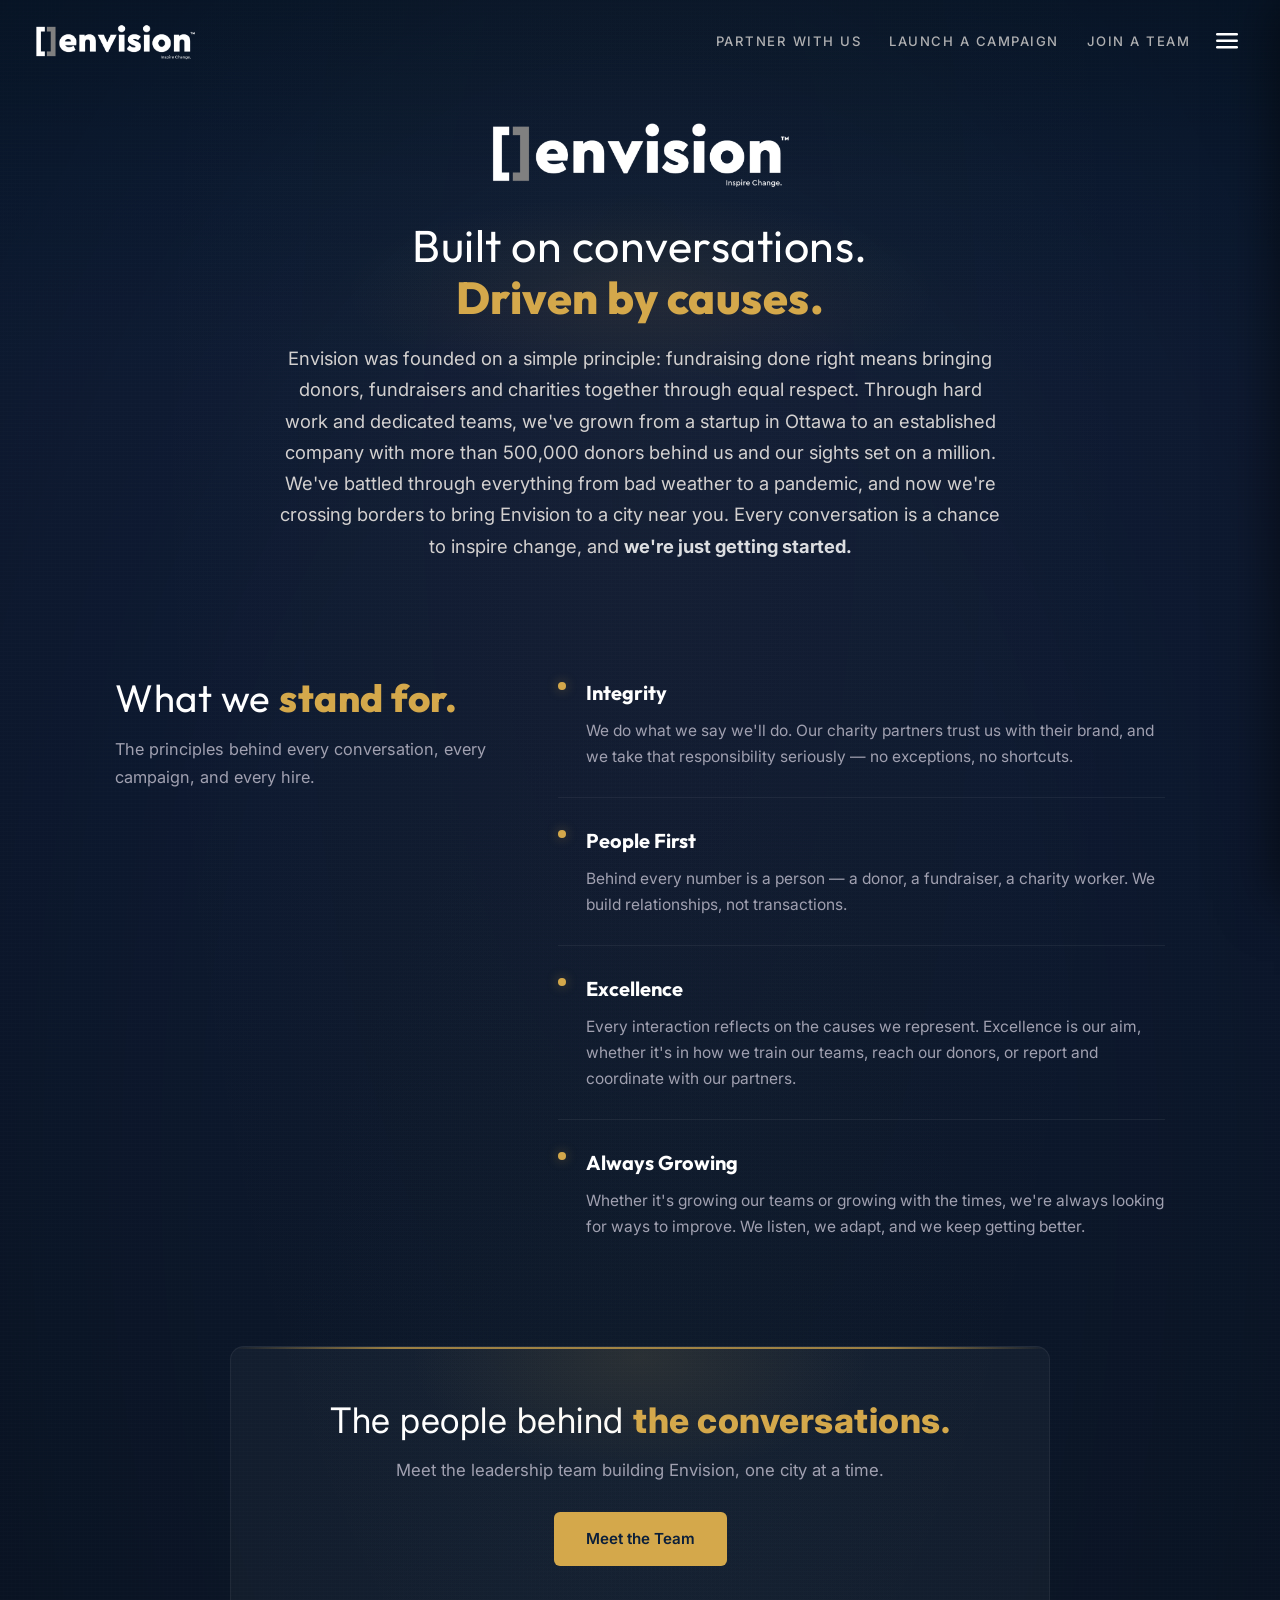
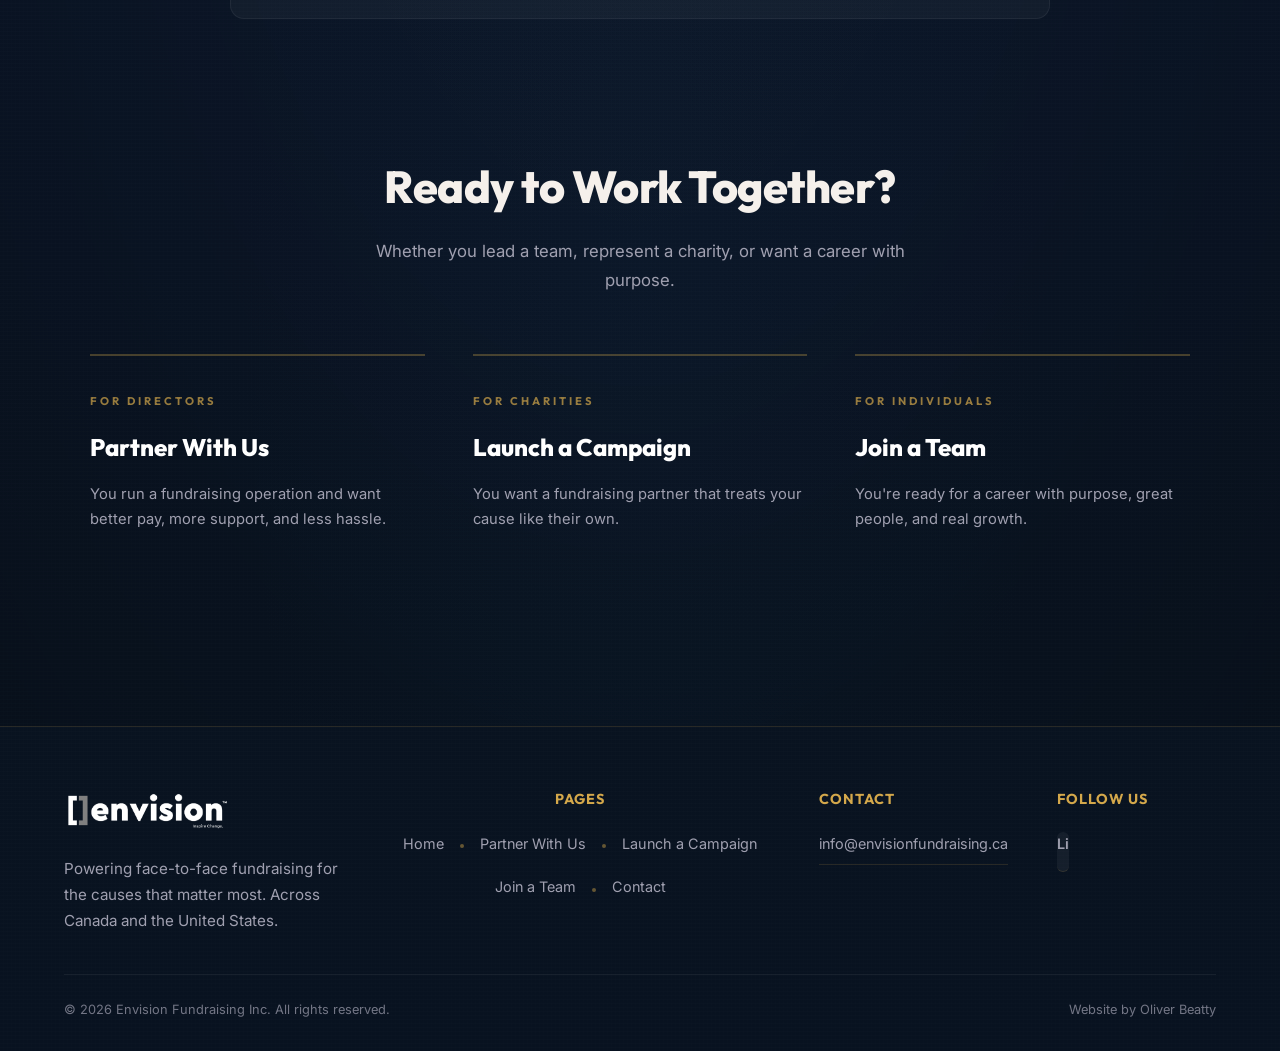
<file: about.html>
<!DOCTYPE html>
<html lang="en">
<head>
  <meta charset="UTF-8">
  <meta name="viewport" content="width=device-width, initial-scale=1.0">
  <title>About Us — Envision Fundraising Inc.</title>
  <meta name="description" content="Learn about Envision Fundraising — our story, our mission, and why leading charities trust us to power their face-to-face fundraising campaigns across North America.">
  <link rel="stylesheet" href="style.css?v=36">
</head>
<body class="about-page">

  <!-- ========== NAVIGATION ========== -->
  <nav class="site-nav">
    <div class="container nav-inner">
      <a href="index.html" class="nav-logo"><img src="Photos/Envision Logo - Inspire Change.png" alt="Envision Fundraising"></a>
      <ul class="nav-links">
        <li><a href="partner.html">Partner With Us</a></li>
        <li><a href="charities.html">Launch a Campaign</a></li>
        <li><a href="join.html">Join a Team</a></li>
      </ul>
      <button class="menu-toggle" aria-label="Open menu">
        <svg width="22" height="16" viewBox="0 0 22 16" fill="none">
          <rect width="22" height="2.5" rx="1.25" fill="currentColor"/>
          <rect y="6.5" width="22" height="2.5" rx="1.25" fill="currentColor"/>
          <rect y="13" width="22" height="2.5" rx="1.25" fill="currentColor"/>
        </svg>
      </button>
    </div>
  </nav>

  <!-- Dropdown panel -->
  <div class="dropdown-panel">
    <div class="dropdown-panel-inner">
      <a href="about.html">About Us</a>
      <a href="partner.html">Partner With Us</a>
      <a href="charities.html">Launch Your Campaign</a>
      <a href="join.html">Join a Team Near You</a>
      <a href="team.html">Meet the Team</a>
      <a href="contact.html" class="nav-cta">Get In Touch</a>
      <div class="dropdown-socials">
        <a href="https://ca.linkedin.com/company/envision-fundraising" class="social-link" aria-label="LinkedIn" target="_blank" rel="noopener noreferrer">Li</a>
      </div>
      <div class="dropdown-logo" aria-hidden="true"><img src="Photos/Envision Logo - Inspire Change.png" alt=""></div>
    </div>
  </div>

  <!-- ========== CONTENT WRAPPER (overlays span hero + content, no seam) ========== -->
  <div class="about-content-wrapper">

  <!-- ========== PAGE HERO + OUR STORY ========== -->
  <section class="page-hero about-hero">
    <div class="container">
      <img class="about-hero-logo reveal" src="Photos/Envision Logo - Inspire Change.png" alt="Envision Fundraising">
      <h1 class="reveal hero-mixed">Built on conversations. <br><span class="highlight">Driven by causes.</span></h1>
      <p class="reveal">Envision was founded on a simple principle: fundraising done right means bringing donors, fundraisers and charities together through equal respect. Through hard work and dedicated teams, we've grown from a startup in Ottawa to an established company with more than 500,000 donors behind us and our sights set on a million. We've battled through everything from bad weather to a pandemic, and now we're crossing borders to bring Envision to a city near you. Every conversation is a chance to inspire change, and <strong>we're just getting started.</strong></p>
    </div>
  </section>


    <!-- ========== WHAT WE STAND FOR ========== -->
    <section class="about-values reveal">
      <div class="container">
        <div class="about-values-grid">
          <div class="about-values-intro">
            <h2 class="hero-mixed">What we <span class="highlight">stand for.</span></h2>
            <p>The principles behind every conversation, every campaign, and every hire.</p>
          </div>
          <div class="about-values-list">
            <div class="about-value">
              <h3>Integrity</h3>
              <p>We do what we say we'll do. Our charity partners trust us with their brand, and we take that responsibility seriously — no exceptions, no shortcuts.</p>
            </div>
            <div class="about-value">
              <h3>People First</h3>
              <p>Behind every number is a person — a donor, a fundraiser, a charity worker. We build relationships, not transactions.</p>
            </div>
            <div class="about-value">
              <h3>Excellence</h3>
              <p>Every interaction reflects on the causes we represent. Excellence is our aim, whether it's in how we train our teams, reach our donors, or report and coordinate with our partners.</p>
            </div>
            <div class="about-value">
              <h3>Always Growing</h3>
              <p>Whether it's growing our teams or growing with the times, we're always looking for ways to improve. We listen, we adapt, and we keep getting better.</p>
            </div>
          </div>
        </div>
      </div>
    </section>

    <!-- ========== MEET THE TEAM ========== -->
    <section class="charity-final reveal">
      <div class="container">
        <div class="charity-final-card">
          <h2 class="hero-mixed">The people behind <span class="highlight">the conversations.</span></h2>
          <p>Meet the leadership team building Envision, one city at a time.</p>
          <a href="team.html" class="btn btn-gold">Meet the Team</a>
        </div>
      </div>
    </section>

    <!-- ========== CTA SECTION ========== -->
    <section class="paths-section">
      <div class="container">
        <div class="section-heading section-heading--light reveal">
          <h2>Ready to Work <span class="highlight">Together</span>?</h2>
          <p>Whether you lead a team, represent a charity, or want a career with purpose.</p>
        </div>
        <div class="team-cta-row team-cta-row--three reveal-children">
          <a href="partner.html" class="team-cta-block">
            <span class="team-cta-label">For Directors</span>
            <h3>Partner With Us</h3>
            <p>You run a fundraising operation and want better pay, more support, and less hassle.</p>
            <span class="team-cta-arrow">&rarr;</span>
          </a>
          <a href="charities.html" class="team-cta-block">
            <span class="team-cta-label">For Charities</span>
            <h3>Launch a Campaign</h3>
            <p>You want a fundraising partner that treats your cause like their own.</p>
            <span class="team-cta-arrow">&rarr;</span>
          </a>
          <a href="join.html" class="team-cta-block">
            <span class="team-cta-label">For Individuals</span>
            <h3>Join a Team</h3>
            <p>You're ready for a career with purpose, great people, and real growth.</p>
            <span class="team-cta-arrow">&rarr;</span>
          </a>
        </div>
      </div>
    </section>

  </div><!-- /.about-content-wrapper -->

  <!-- ========== FOOTER ========== -->
  <footer class="site-footer">
    <div class="container">
      <div class="footer-inner">
        <div class="footer-brand">
          <a href="index.html" class="nav-logo"><img src="Photos/Envision Logo - Inspire Change.png" alt="Envision Fundraising"></a>
          <p class="footer-tagline">Powering face-to-face fundraising for the causes that matter most. Across Canada and the United States.</p>
        </div>
        <div class="footer-col footer-pages">
          <h4>Pages</h4>
          <div class="footer-pages-row">
            <a href="index.html">Home</a><span class="footer-sep" aria-hidden="true"></span><a href="partner.html">Partner With Us</a><span class="footer-sep" aria-hidden="true"></span><a href="charities.html">Launch a Campaign</a>
          </div>
          <div class="footer-pages-row">
            <a href="join.html">Join a Team</a><span class="footer-sep" aria-hidden="true"></span><a href="contact.html">Contact</a>
          </div>
        </div>
        <div class="footer-col">
          <h4>Contact</h4>
          <a href="mailto:info@envisionfundraising.ca">info@envisionfundraising.ca</a>
        </div>
        <div class="footer-col">
          <h4>Follow Us</h4>
          <div class="social-links">
            <a href="https://ca.linkedin.com/company/envision-fundraising" class="social-link" aria-label="LinkedIn" target="_blank" rel="noopener noreferrer">Li</a>
          </div>
        </div>
      </div>
      <div class="footer-bottom">
        <p>&copy; 2026 Envision Fundraising Inc. All rights reserved.</p>
        <p>Website by Oliver Beatty</p>
      </div>
    </div>
  </footer>

  <script src="script.js?v=36"></script>
</body>
</html>
</file>
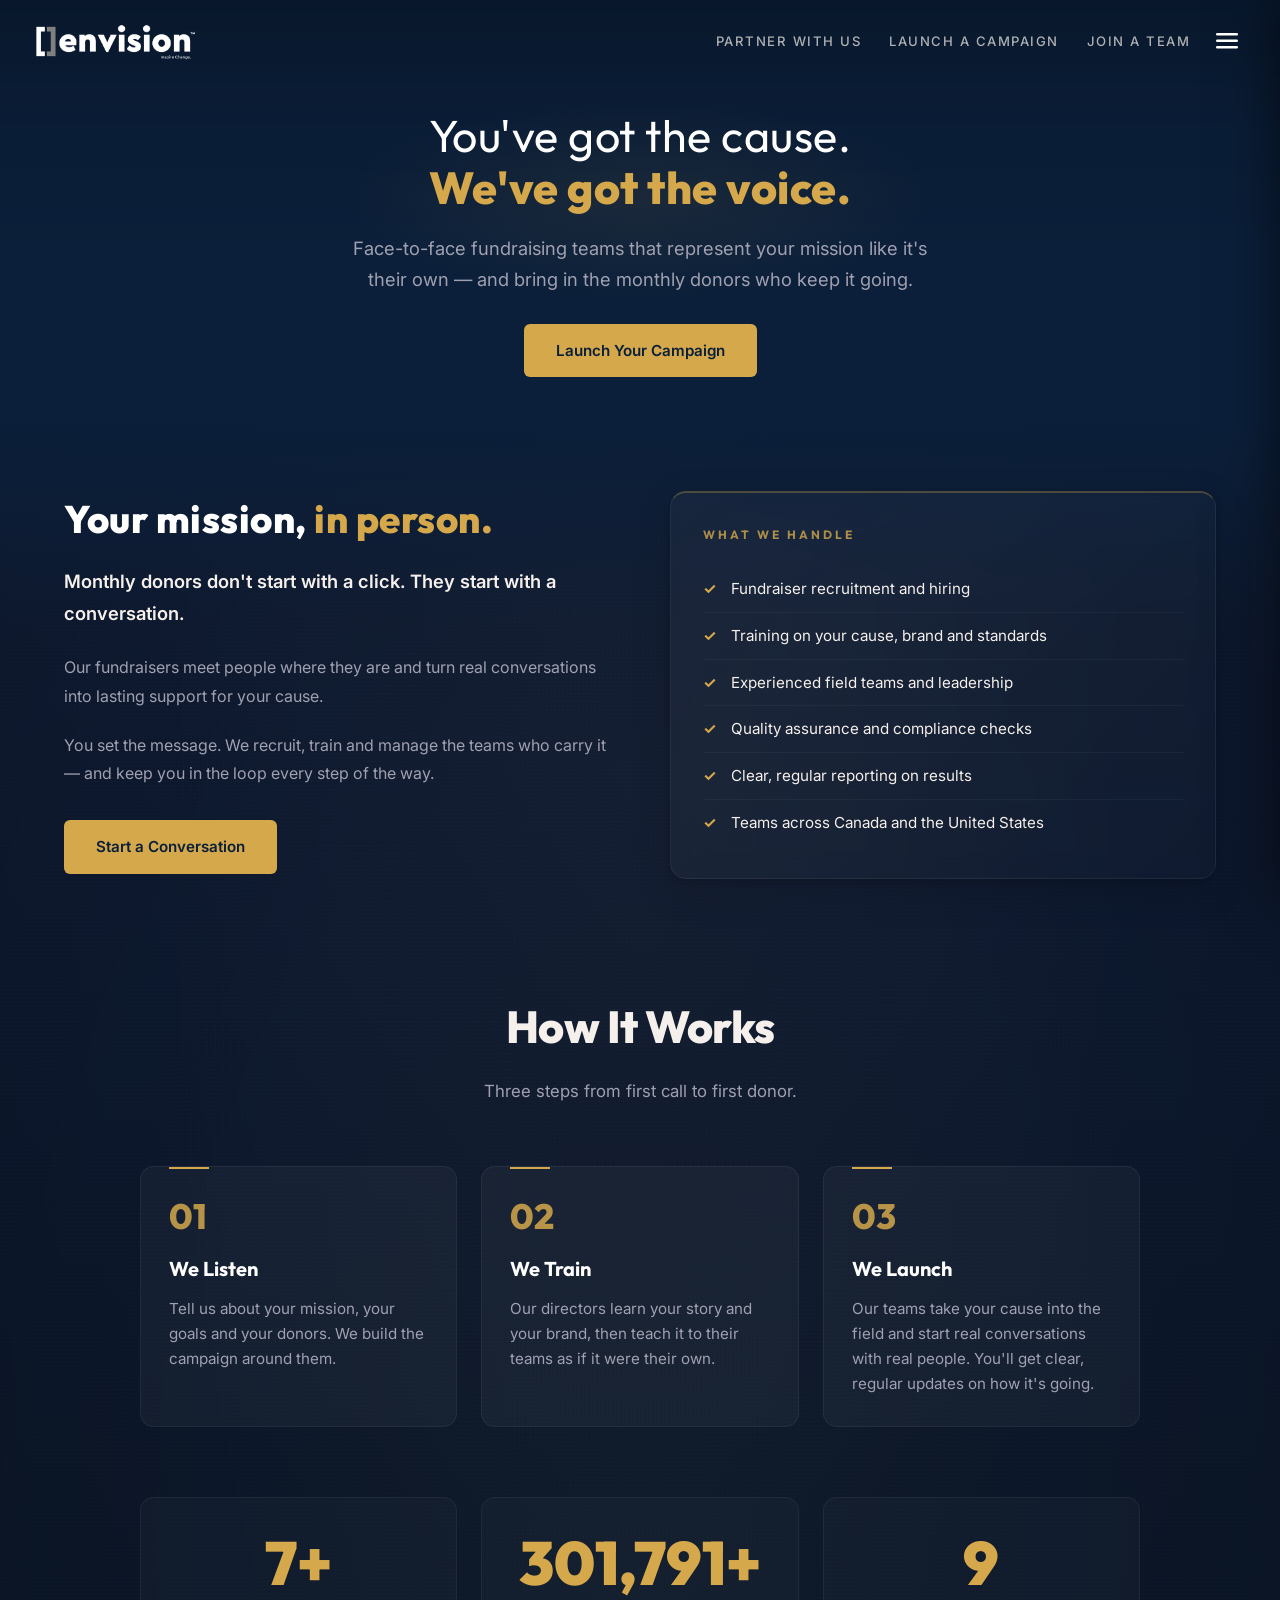
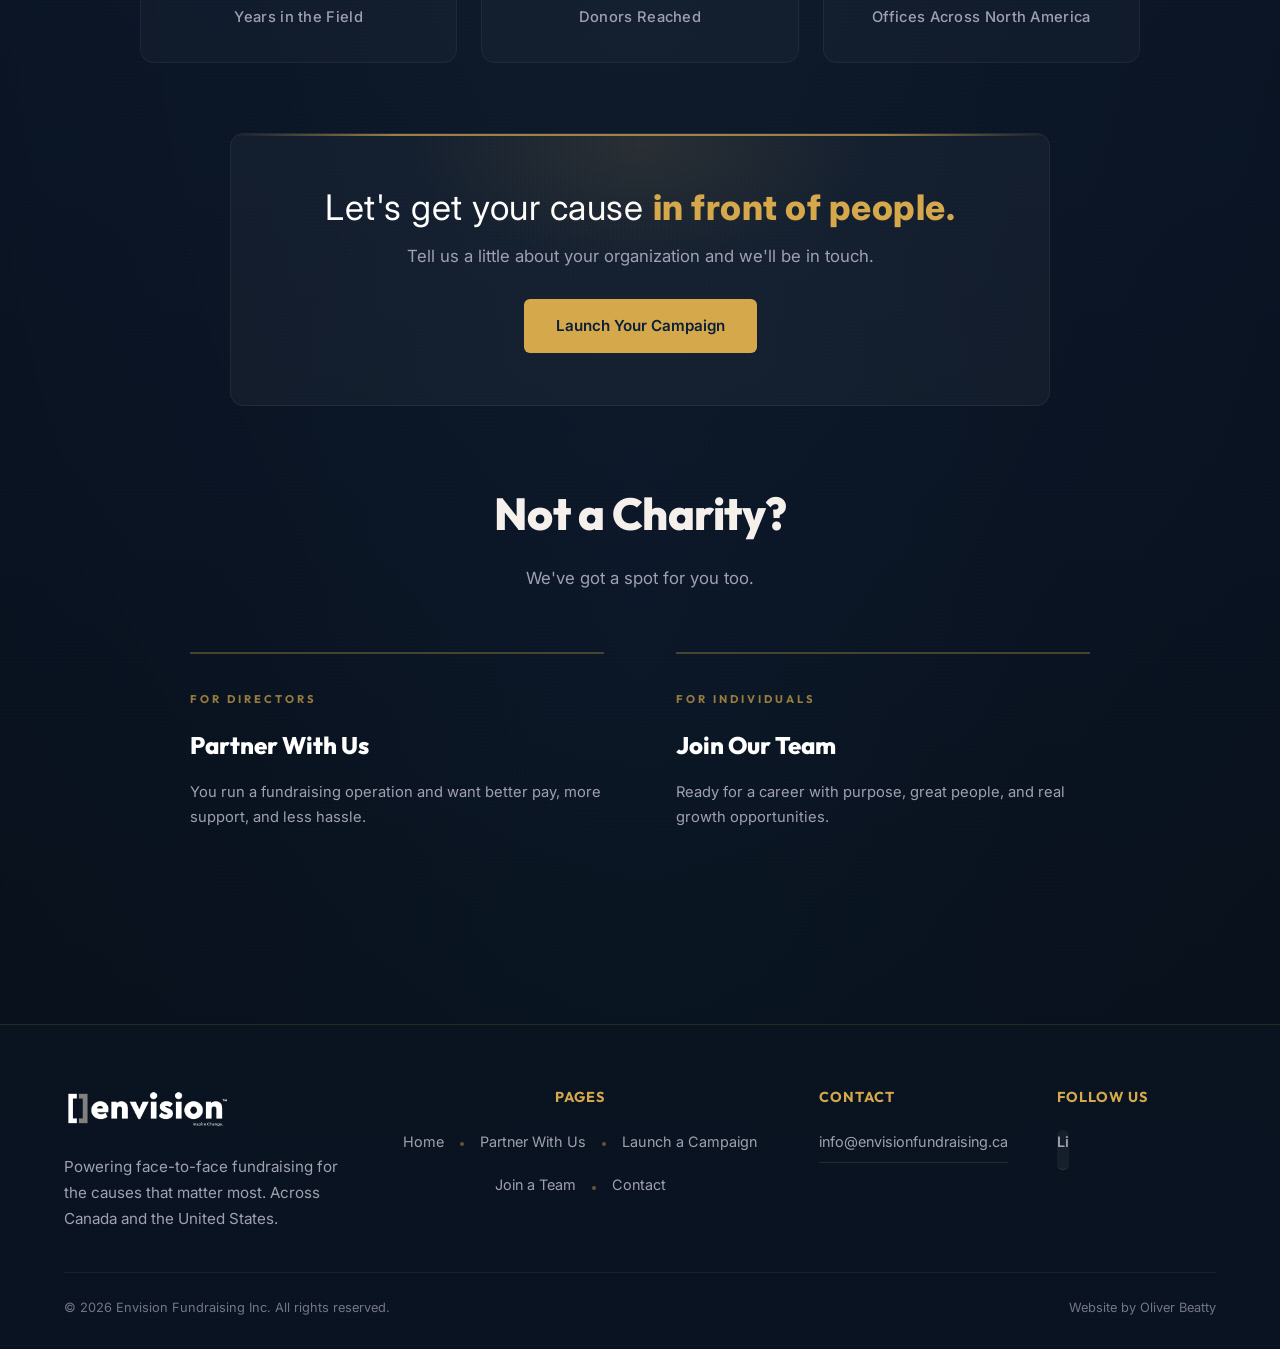
<file: charities.html>
<!DOCTYPE html>
<html lang="en">
<head>
  <meta charset="UTF-8">
  <meta name="viewport" content="width=device-width, initial-scale=1.0">
  <title>Launch Your Campaign — Envision Fundraising Inc.</title>
  <meta name="description" content="Partner with Envision Fundraising to launch your charity's face-to-face donor acquisition campaign across Canada and the United States.">
  <link rel="stylesheet" href="style.css?v=36">
</head>
<body class="partner-page charity-page">

  <!-- ========== NAVIGATION ========== -->
  <nav class="site-nav">
    <div class="container nav-inner">
      <a href="index.html" class="nav-logo"><img src="Photos/Envision Logo - Inspire Change.png" alt="Envision Fundraising"></a>
      <ul class="nav-links">
        <li><a href="partner.html">Partner With Us</a></li>
        <li><a href="charities.html">Launch a Campaign</a></li>
        <li><a href="join.html">Join a Team</a></li>
      </ul>
      <button class="menu-toggle" aria-label="Open menu">
        <svg width="22" height="16" viewBox="0 0 22 16" fill="none">
          <rect width="22" height="2.5" rx="1.25" fill="currentColor"/>
          <rect y="6.5" width="22" height="2.5" rx="1.25" fill="currentColor"/>
          <rect y="13" width="22" height="2.5" rx="1.25" fill="currentColor"/>
        </svg>
      </button>
    </div>
  </nav>

  <div class="dropdown-panel">
    <div class="dropdown-panel-inner">
      <a href="about.html">About Us</a>
      <a href="partner.html">Partner With Us</a>
      <a href="charities.html">Launch Your Campaign</a>
      <a href="join.html">Join a Team Near You</a>
      <a href="team.html">Meet the Team</a>
      <a href="contact.html" class="nav-cta">Get In Touch</a>
      <div class="dropdown-socials">
        <a href="https://ca.linkedin.com/company/envision-fundraising" class="social-link" aria-label="LinkedIn" target="_blank" rel="noopener noreferrer">Li</a>
      </div>
      <div class="dropdown-logo" aria-hidden="true"><img src="Photos/Envision Logo - Inspire Change.png" alt=""></div>
    </div>
  </div>

  <!-- ========== PAGE HERO ========== -->
  <section class="page-hero">
    <div class="container">
      <h1 class="reveal hero-mixed">You've got the cause. <br><span class="highlight">We've got the voice.</span></h1>
      <p class="reveal">Face-to-face fundraising teams that represent your mission like it's their own — and bring in the monthly donors who keep it going.</p>
      <div class="charity-hero-cta reveal">
        <a href="contact.html?reason=charity" class="btn btn-gold">Launch Your Campaign</a>
      </div>
    </div>
  </section>

  <!-- ========== CHARITY CONTENT ========== -->
  <div class="partner-content-wrapper">

  <!-- Intro: text left, what we handle right -->
  <section class="partner-details reveal">
    <div class="container">
      <div class="partner-details-grid">
        <div class="partner-text-col">
          <h2 class="hero-mixed">Your mission, <span class="highlight">in person.</span></h2>
          <p class="lead">Monthly donors don't start with a click. They start with a conversation.</p>
          <p>Our fundraisers meet people where they are and turn real conversations into lasting support for your cause.</p>
          <p>You set the message. We recruit, train and manage the teams who carry it — and keep you in the loop every step of the way.</p>
          <div class="partner-cta">
            <a href="contact.html?reason=charity" class="btn btn-gold">Start a Conversation</a>
          </div>
        </div>
        <div class="partner-features-panel">
          <h3>What We Handle</h3>
          <ul class="feature-list">
            <li>Fundraiser recruitment and hiring</li>
            <li>Training on your cause, brand and standards</li>
            <li>Experienced field teams and leadership</li>
            <li>Quality assurance and compliance checks</li>
            <li>Clear, regular reporting on results</li>
            <li>Teams across Canada and the United States</li>
          </ul>
        </div>
      </div>
    </div>
  </section>

  <!-- ========== HOW IT WORKS ========== -->
  <section class="charity-steps">
    <div class="container">
      <div class="section-heading section-heading--light reveal">
        <h2>How It <span class="highlight">Works</span></h2>
        <p>Three steps from first call to first donor.</p>
      </div>
      <div class="charity-steps-grid reveal-children">
        <div class="charity-step">
          <span class="charity-step-num">01</span>
          <h3>We Listen</h3>
          <p>Tell us about your mission, your goals and your donors. We build the campaign around them.</p>
        </div>
        <div class="charity-step">
          <span class="charity-step-num">02</span>
          <h3>We Train</h3>
          <p>Our directors learn your story and your brand, then teach it to their teams as if it were their own.</p>
        </div>
        <div class="charity-step">
          <span class="charity-step-num">03</span>
          <h3>We Launch</h3>
          <p>Our teams take your cause into the field and start real conversations with real people. You'll get clear, regular updates on how it's going.</p>
        </div>
      </div>
    </div>
  </section>

  <!-- ========== STATS ========== -->
  <section class="charity-stats">
    <div class="container">
      <div class="stats-grid reveal-children">
        <div class="stat-item">
          <div class="stat-number" data-target="12" data-suffix="+">0</div>
          <div class="stat-label">Years in the Field</div>
        </div>
        <div class="stat-item">
          <div class="stat-number" data-target="500000" data-suffix="+">0</div>
          <div class="stat-label">Donors Reached</div>
        </div>
        <div class="stat-item">
          <div class="stat-number" data-target="16" data-suffix="">0</div>
          <div class="stat-label">Offices Across North America</div>
        </div>
      </div>
    </div>
  </section>

  <!-- ========== FINAL CTA ========== -->
  <section class="charity-final reveal">
    <div class="container">
      <div class="charity-final-card">
        <h2 class="hero-mixed">Let's get your cause <span class="highlight">in front of people.</span></h2>
        <p>Tell us a little about your organization and we'll be in touch.</p>
        <a href="contact.html?reason=charity" class="btn btn-gold">Launch Your Campaign</a>
      </div>
    </div>
  </section>

  <!-- ========== CTA SECTION ========== -->
  <section class="paths-section">
    <div class="container">
      <div class="section-heading section-heading--light reveal">
        <h2>Not a <span class="highlight">Charity</span>?</h2>
        <p>We've got a spot for you too.</p>
      </div>
      <div class="team-cta-row reveal-children">
        <a href="partner.html" class="team-cta-block">
          <span class="team-cta-label">For Directors</span>
          <h3>Partner With Us</h3>
          <p>You run a fundraising operation and want better pay, more support, and less hassle.</p>
          <span class="team-cta-arrow">&rarr;</span>
        </a>
        <a href="join.html" class="team-cta-block">
          <span class="team-cta-label">For Individuals</span>
          <h3>Join Our Team</h3>
          <p>Ready for a career with purpose, great people, and real growth opportunities.</p>
          <span class="team-cta-arrow">&rarr;</span>
        </a>
      </div>
    </div>
  </section>

  </div><!-- /.partner-content-wrapper -->

  <!-- ========== FOOTER ========== -->
  <footer class="site-footer">
    <div class="container">
      <div class="footer-inner">
        <div class="footer-brand">
          <a href="index.html" class="nav-logo"><img src="Photos/Envision Logo - Inspire Change.png" alt="Envision Fundraising"></a>
          <p class="footer-tagline">Powering face-to-face fundraising for the causes that matter most. Across Canada and the United States.</p>
        </div>
        <div class="footer-col footer-pages">
          <h4>Pages</h4>
          <div class="footer-pages-row">
            <a href="index.html">Home</a><span class="footer-sep" aria-hidden="true"></span><a href="partner.html">Partner With Us</a><span class="footer-sep" aria-hidden="true"></span><a href="charities.html">Launch a Campaign</a>
          </div>
          <div class="footer-pages-row">
            <a href="join.html">Join a Team</a><span class="footer-sep" aria-hidden="true"></span><a href="contact.html">Contact</a>
          </div>
        </div>
        <div class="footer-col">
          <h4>Contact</h4>
          <a href="mailto:info@envisionfundraising.ca">info@envisionfundraising.ca</a>
        </div>
        <div class="footer-col">
          <h4>Follow Us</h4>
          <div class="social-links">
            <a href="https://ca.linkedin.com/company/envision-fundraising" class="social-link" aria-label="LinkedIn" target="_blank" rel="noopener noreferrer">Li</a>
          </div>
        </div>
      </div>
      <div class="footer-bottom">
        <p>&copy; 2026 Envision Fundraising Inc. All rights reserved.</p>
        <p>Website by Oliver Beatty</p>
      </div>
    </div>
  </footer>

  <script src="script.js?v=36"></script>
</body>
</html>
</file>
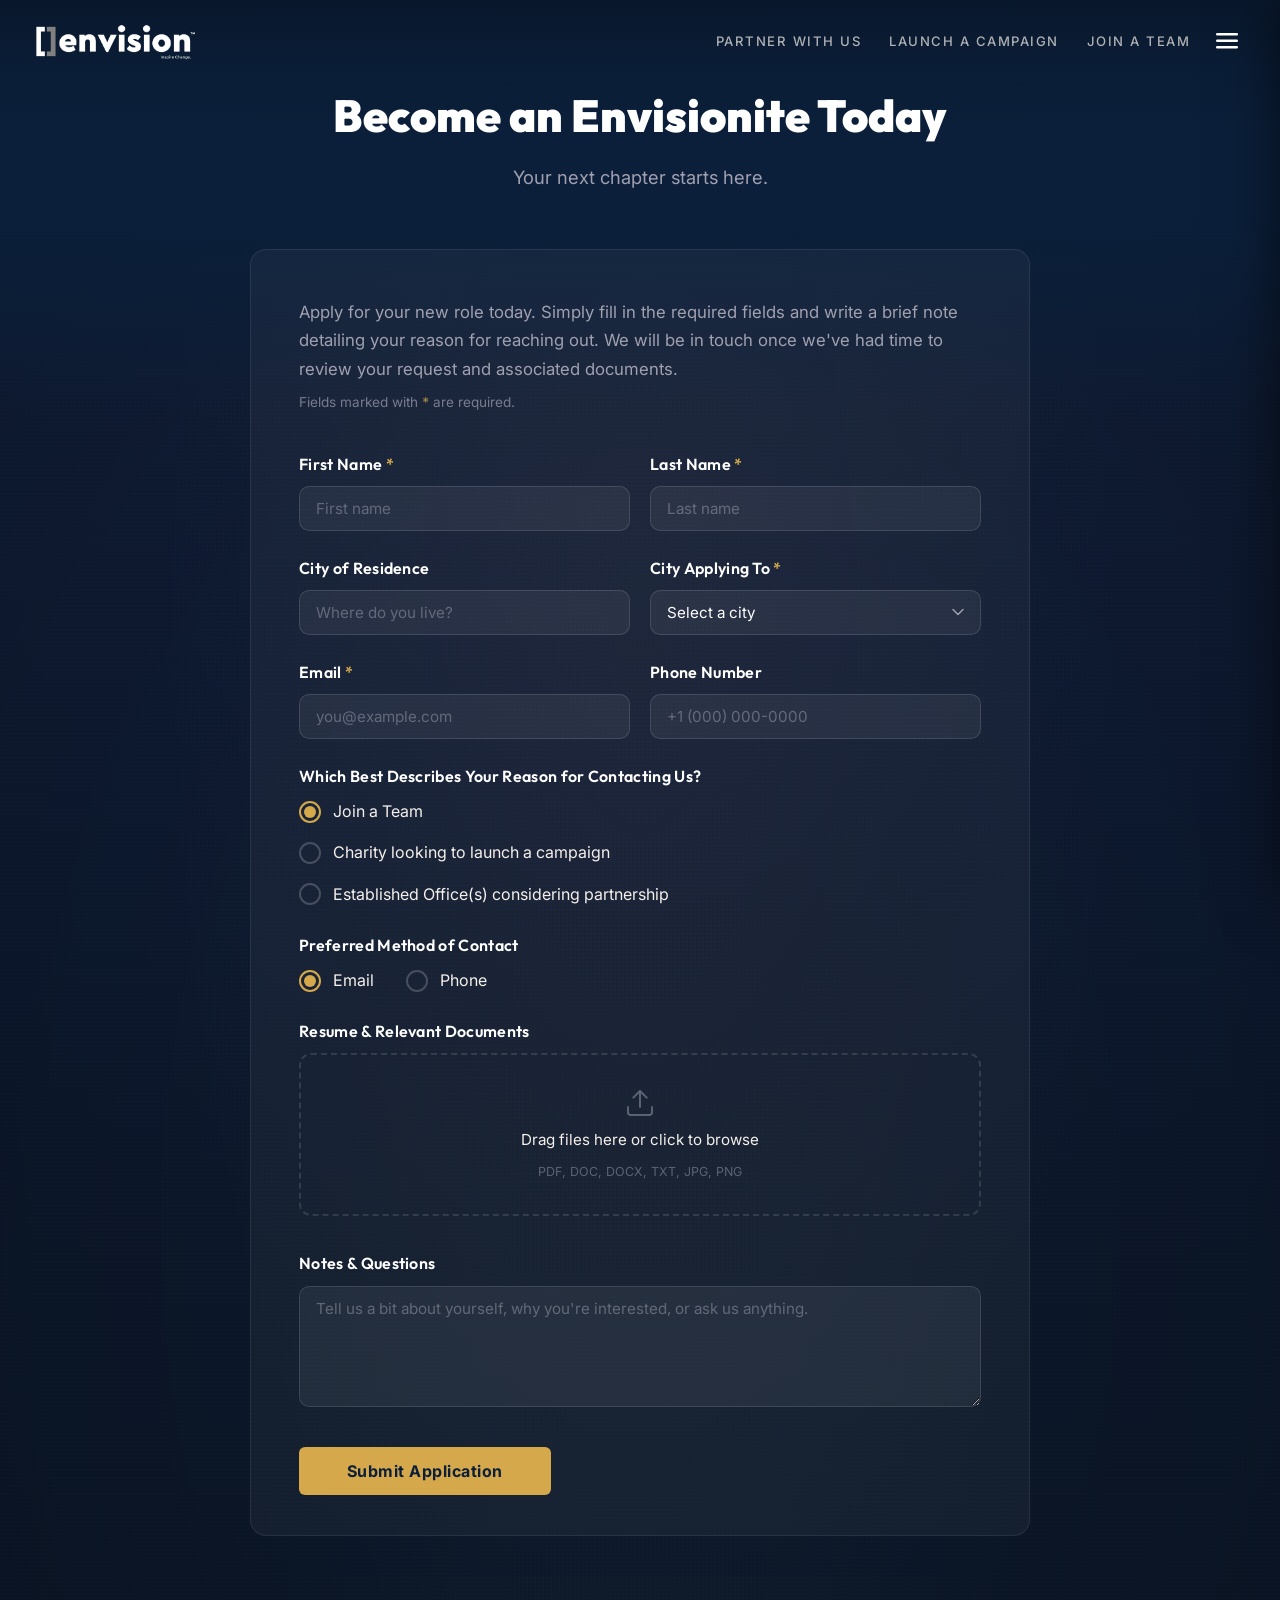
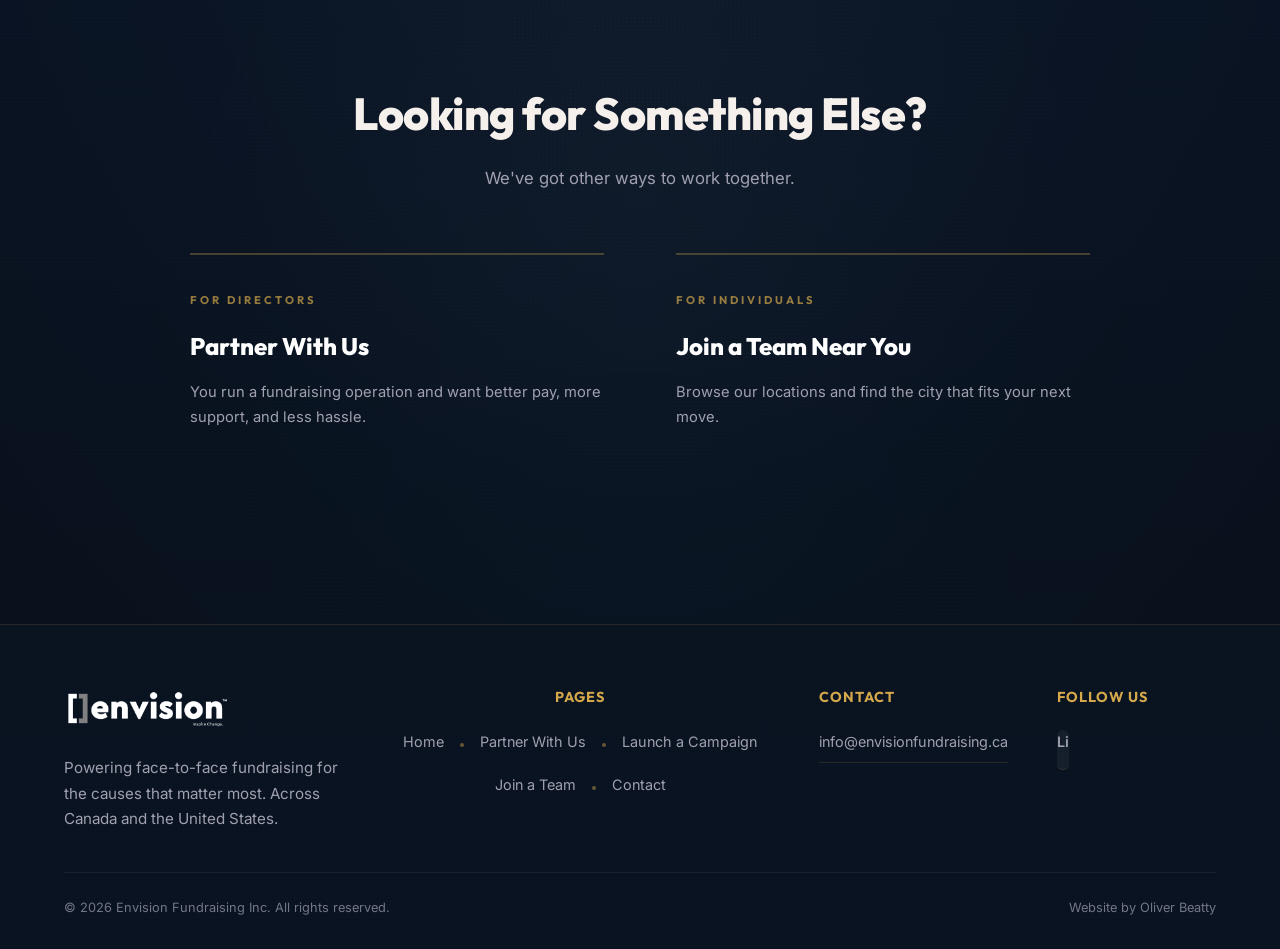
<file: contact.html>
<!DOCTYPE html>
<html lang="en">
<head>
  <meta charset="UTF-8">
  <meta name="viewport" content="width=device-width, initial-scale=1.0">
  <title>Apply Now — Envision Fundraising Inc.</title>
  <meta name="description" content="Apply to join the Envision Fundraising team. Fill out our application form and attach your resume to get started on your new career in fundraising.">
  <link rel="stylesheet" href="style.css?v=36">
</head>
<body class="partner-page apply-page">

  <!-- ========== NAVIGATION ========== -->
  <nav class="site-nav">
    <div class="container nav-inner">
      <a href="index.html" class="nav-logo"><img src="Photos/Envision Logo - Inspire Change.png" alt="Envision Fundraising"></a>
      <ul class="nav-links">
        <li><a href="partner.html">Partner With Us</a></li>
        <li><a href="charities.html">Launch a Campaign</a></li>
        <li><a href="join.html">Join a Team</a></li>
      </ul>
      <button class="menu-toggle" aria-label="Open menu">
        <svg width="22" height="16" viewBox="0 0 22 16" fill="none">
          <rect width="22" height="2.5" rx="1.25" fill="currentColor"/>
          <rect y="6.5" width="22" height="2.5" rx="1.25" fill="currentColor"/>
          <rect y="13" width="22" height="2.5" rx="1.25" fill="currentColor"/>
        </svg>
      </button>
    </div>
  </nav>

  <div class="dropdown-panel">
    <div class="dropdown-panel-inner">
      <a href="about.html">About Us</a>
      <a href="partner.html">Partner With Us</a>
      <a href="charities.html">Launch Your Campaign</a>
      <a href="join.html">Join a Team Near You</a>
      <a href="team.html">Meet the Team</a>
      <a href="contact.html" class="nav-cta">Get In Touch</a>
      <div class="dropdown-socials">
        <a href="https://ca.linkedin.com/company/envision-fundraising" class="social-link" aria-label="LinkedIn" target="_blank" rel="noopener noreferrer">Li</a>
      </div>
      <div class="dropdown-logo" aria-hidden="true"><img src="Photos/Envision Logo - Inspire Change.png" alt=""></div>
    </div>
  </div>

  <!-- ========== PAGE HERO ========== -->
  <section class="page-hero">
    <div class="container">
      <h1 class="reveal">Become an <span class="highlight">Envisionite</span> Today</h1>
      <p class="reveal">Your next chapter starts here.</p>
    </div>
  </section>

  <!-- ========== APPLY CONTENT ========== -->
  <div class="apply-content-wrapper">

    <section class="apply-section">
      <div class="container">
        <div class="apply-form-card reveal">
          <p class="apply-intro">Apply for your new role today. Simply fill in the required fields and write a brief note detailing your reason for reaching out. We will be in touch once we've had time to review your request and associated documents.</p>
          <p class="apply-required-note">Fields marked with <span class="required-star">*</span> are required.</p>

          <form name="apply" method="POST" data-netlify="true" netlify-honeypot="bot-field" enctype="multipart/form-data" class="apply-form" id="apply-form" novalidate>
            <input type="hidden" name="form-name" value="apply">
            <p class="hidden-field" style="display:none;"><label>Don't fill this out: <input name="bot-field"></label></p>

            <!-- Name Row -->
            <div class="form-row form-row--half">
              <div class="form-group">
                <label for="first-name">First Name <span class="required-star">*</span></label>
                <input type="text" id="first-name" name="first_name" required placeholder="First name">
              </div>
              <div class="form-group">
                <label for="last-name">Last Name <span class="required-star">*</span></label>
                <input type="text" id="last-name" name="last_name" required placeholder="Last name">
              </div>
            </div>

            <!-- City Row -->
            <div class="form-row form-row--half">
              <div class="form-group">
                <label for="city-residence">City of Residence</label>
                <input type="text" id="city-residence" name="city_residence" placeholder="Where do you live?">
              </div>
              <div class="form-group">
                <label for="city-applying">City Applying To <span class="required-star">*</span></label>
                <select id="city-applying" name="city_applying" required>
                  <option value="" disabled selected>Select a city</option>
                  <option value="Ottawa">Ottawa</option>
                  <option value="Toronto / GTA">Toronto / GTA</option>
                  <option value="Vancouver">Vancouver</option>
                  <option value="Calgary">Calgary</option>
                  <option value="Edmonton">Edmonton</option>
                  <option value="Halifax">Halifax</option>
                  <option value="Windsor">Windsor</option>
                  <option value="Denver">Denver</option>
                  <option value="Houston">Houston</option>
                  <option value="Montreal">Montreal</option>
                </select>
              </div>
            </div>

            <!-- Contact Row -->
            <div class="form-row form-row--half">
              <div class="form-group">
                <label for="email">Email <span class="required-star">*</span></label>
                <input type="email" id="email" name="email" required placeholder="you@example.com">
              </div>
              <div class="form-group">
                <label for="phone">Phone Number</label>
                <input type="tel" id="phone" name="phone" placeholder="+1 (000) 000-0000">
              </div>
            </div>

            <!-- Reason for Contact -->
            <div class="form-row">
              <div class="form-group">
                <label>Which Best Describes Your Reason for Contacting Us?</label>
                <div class="select-circles">
                  <label class="select-circle-label">
                    <input type="radio" name="contact_reason" value="Join a Team" checked>
                    <span class="select-circle"></span>
                    Join a Team
                  </label>
                  <label class="select-circle-label">
                    <input type="radio" name="contact_reason" value="Charity looking to launch a campaign">
                    <span class="select-circle"></span>
                    Charity looking to launch a campaign
                  </label>
                  <label class="select-circle-label">
                    <input type="radio" name="contact_reason" value="Established Office(s) considering partnership">
                    <span class="select-circle"></span>
                    Established Office(s) considering partnership
                  </label>
                </div>
              </div>
            </div>

            <!-- Preferred Contact Method -->
            <div class="form-row">
              <div class="form-group">
                <label>Preferred Method of Contact</label>
                <div class="select-circles select-circles--inline">
                  <label class="select-circle-label">
                    <input type="radio" name="contact_method" value="Email" checked>
                    <span class="select-circle"></span>
                    Email
                  </label>
                  <label class="select-circle-label">
                    <input type="radio" name="contact_method" value="Phone">
                    <span class="select-circle"></span>
                    Phone
                  </label>
                </div>
              </div>
            </div>

            <!-- File Uploads -->
            <div class="form-row">
              <div class="form-group">
                <label for="resume">Resume &amp; Relevant Documents</label>
                <div class="file-upload-area" id="file-upload-area">
                  <input type="file" id="resume" name="attachments" multiple accept=".pdf,.doc,.docx,.txt,.rtf,.jpg,.jpeg,.png">
                  <div class="file-upload-content">
                    <svg width="32" height="32" viewBox="0 0 24 24" fill="none" stroke="currentColor" stroke-width="1.5" stroke-linecap="round" stroke-linejoin="round">
                      <path d="M21 15v4a2 2 0 0 1-2 2H5a2 2 0 0 1-2-2v-4"/>
                      <polyline points="17 8 12 3 7 8"/>
                      <line x1="12" y1="3" x2="12" y2="15"/>
                    </svg>
                    <span class="file-upload-text">Drag files here or click to browse</span>
                    <span class="file-upload-hint">PDF, DOC, DOCX, TXT, JPG, PNG</span>
                  </div>
                </div>
                <div class="file-list" id="file-list"></div>
              </div>
            </div>

            <!-- Notes -->
            <div class="form-row">
              <div class="form-group">
                <label for="notes">Notes &amp; Questions</label>
                <textarea id="notes" name="notes" rows="5" placeholder="Tell us a bit about yourself, why you're interested, or ask us anything."></textarea>
              </div>
            </div>

            <!-- Submit -->
            <div class="form-row form-submit-row">
              <button type="submit" class="btn btn-gold btn-submit">Submit Application</button>
            </div>

          </form>
        </div>
      </div>
    </section>

    <!-- ========== CTA SECTION ========== -->
    <section class="paths-section">
      <div class="container">
        <div class="section-heading section-heading--light reveal">
          <h2>Looking for Something <span class="highlight">Else</span>?</h2>
          <p>We've got other ways to work together.</p>
        </div>
        <div class="team-cta-row reveal-children">
          <a href="partner.html" class="team-cta-block">
            <span class="team-cta-label">For Directors</span>
            <h3>Partner With Us</h3>
            <p>You run a fundraising operation and want better pay, more support, and less hassle.</p>
            <span class="team-cta-arrow">&rarr;</span>
          </a>
          <a href="join.html" class="team-cta-block">
            <span class="team-cta-label">For Individuals</span>
            <h3>Join a Team Near You</h3>
            <p>Browse our locations and find the city that fits your next move.</p>
            <span class="team-cta-arrow">&rarr;</span>
          </a>
        </div>
      </div>
    </section>

  </div><!-- /.apply-content-wrapper -->

  <!-- ========== FOOTER ========== -->
  <footer class="site-footer">
    <div class="container">
      <div class="footer-inner">
        <div class="footer-brand">
          <a href="index.html" class="nav-logo"><img src="Photos/Envision Logo - Inspire Change.png" alt="Envision Fundraising"></a>
          <p class="footer-tagline">Powering face-to-face fundraising for the causes that matter most. Across Canada and the United States.</p>
        </div>
        <div class="footer-col footer-pages">
          <h4>Pages</h4>
          <div class="footer-pages-row">
            <a href="index.html">Home</a><span class="footer-sep" aria-hidden="true"></span><a href="partner.html">Partner With Us</a><span class="footer-sep" aria-hidden="true"></span><a href="charities.html">Launch a Campaign</a>
          </div>
          <div class="footer-pages-row">
            <a href="join.html">Join a Team</a><span class="footer-sep" aria-hidden="true"></span><a href="contact.html">Contact</a>
          </div>
        </div>
        <div class="footer-col">
          <h4>Contact</h4>
          <a href="mailto:info@envisionfundraising.ca">info@envisionfundraising.ca</a>
        </div>
        <div class="footer-col">
          <h4>Follow Us</h4>
          <div class="social-links">
            <a href="https://ca.linkedin.com/company/envision-fundraising" class="social-link" aria-label="LinkedIn" target="_blank" rel="noopener noreferrer">Li</a>
          </div>
        </div>
      </div>
      <div class="footer-bottom">
        <p>&copy; 2026 Envision Fundraising Inc. All rights reserved.</p>
        <p>Website by Oliver Beatty</p>
      </div>
    </div>
  </footer>

  <script src="script.js?v=36"></script>
</body>
</html>
</file>
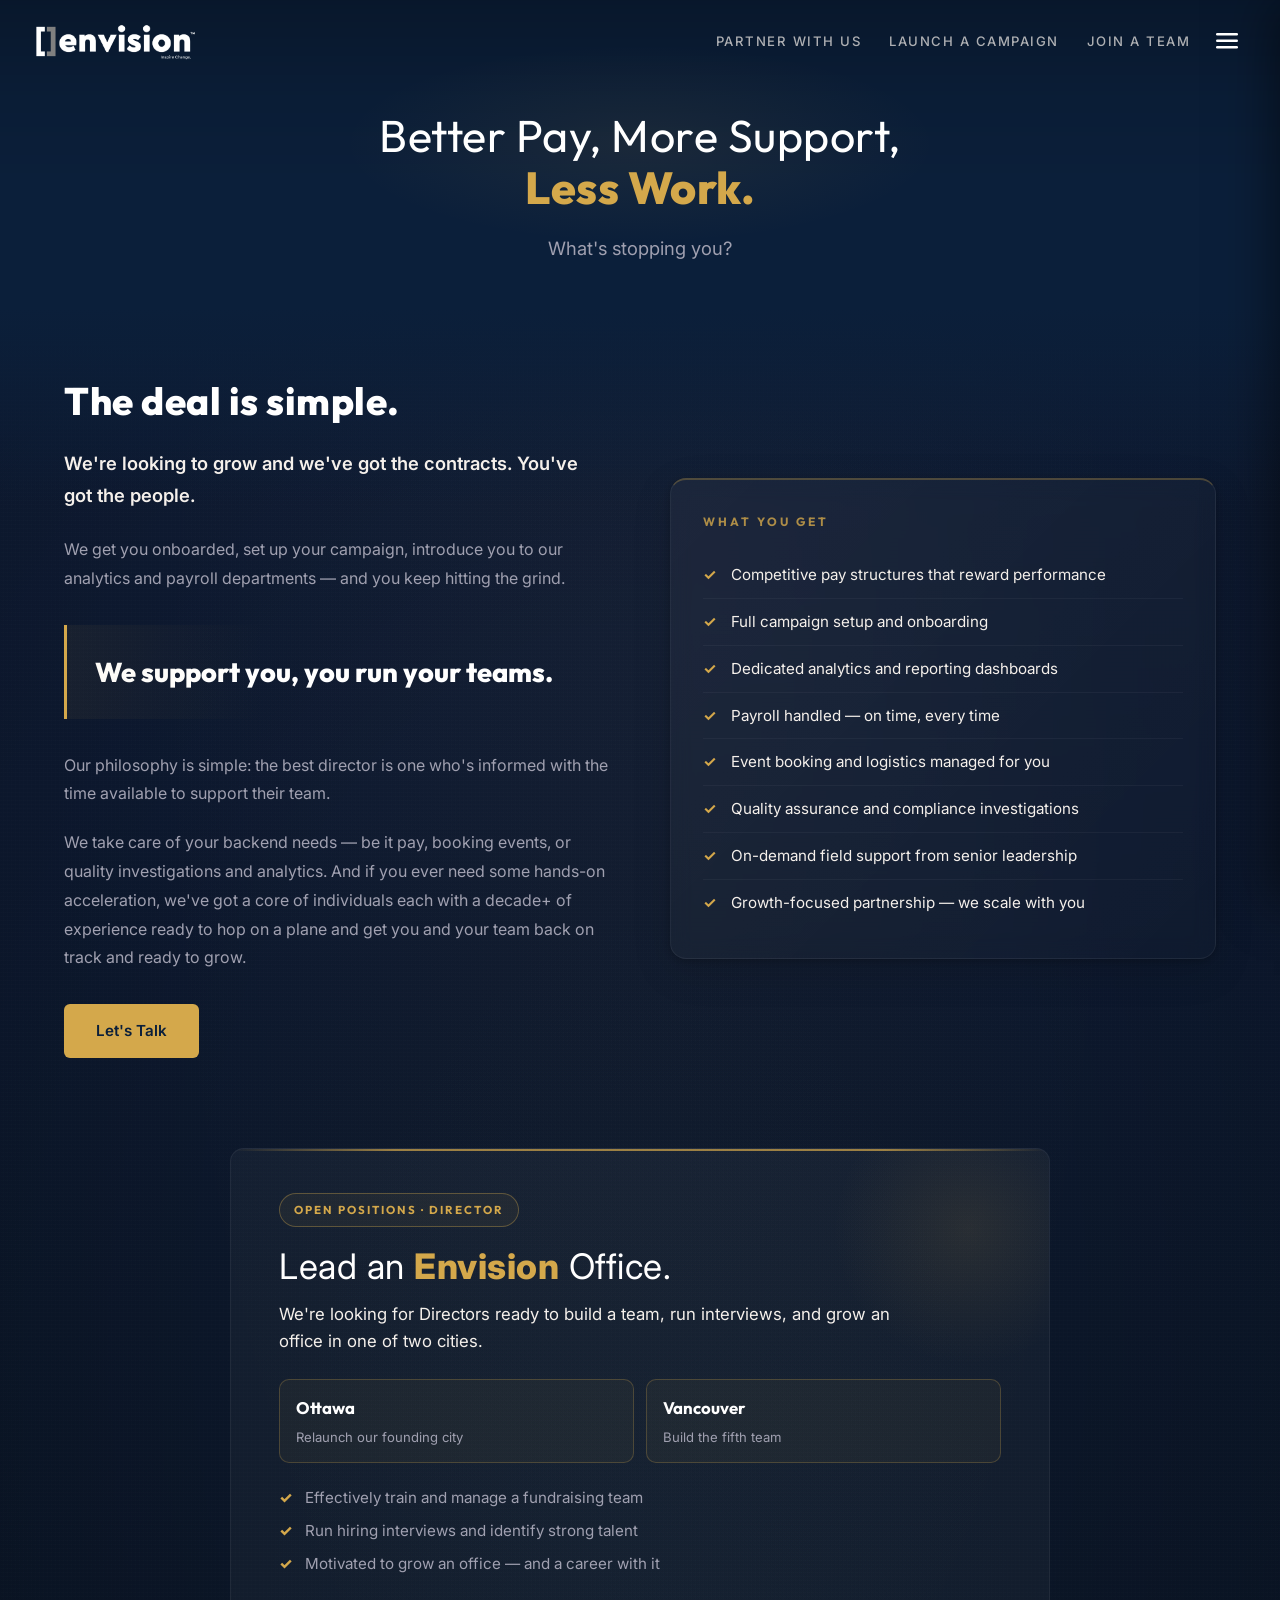
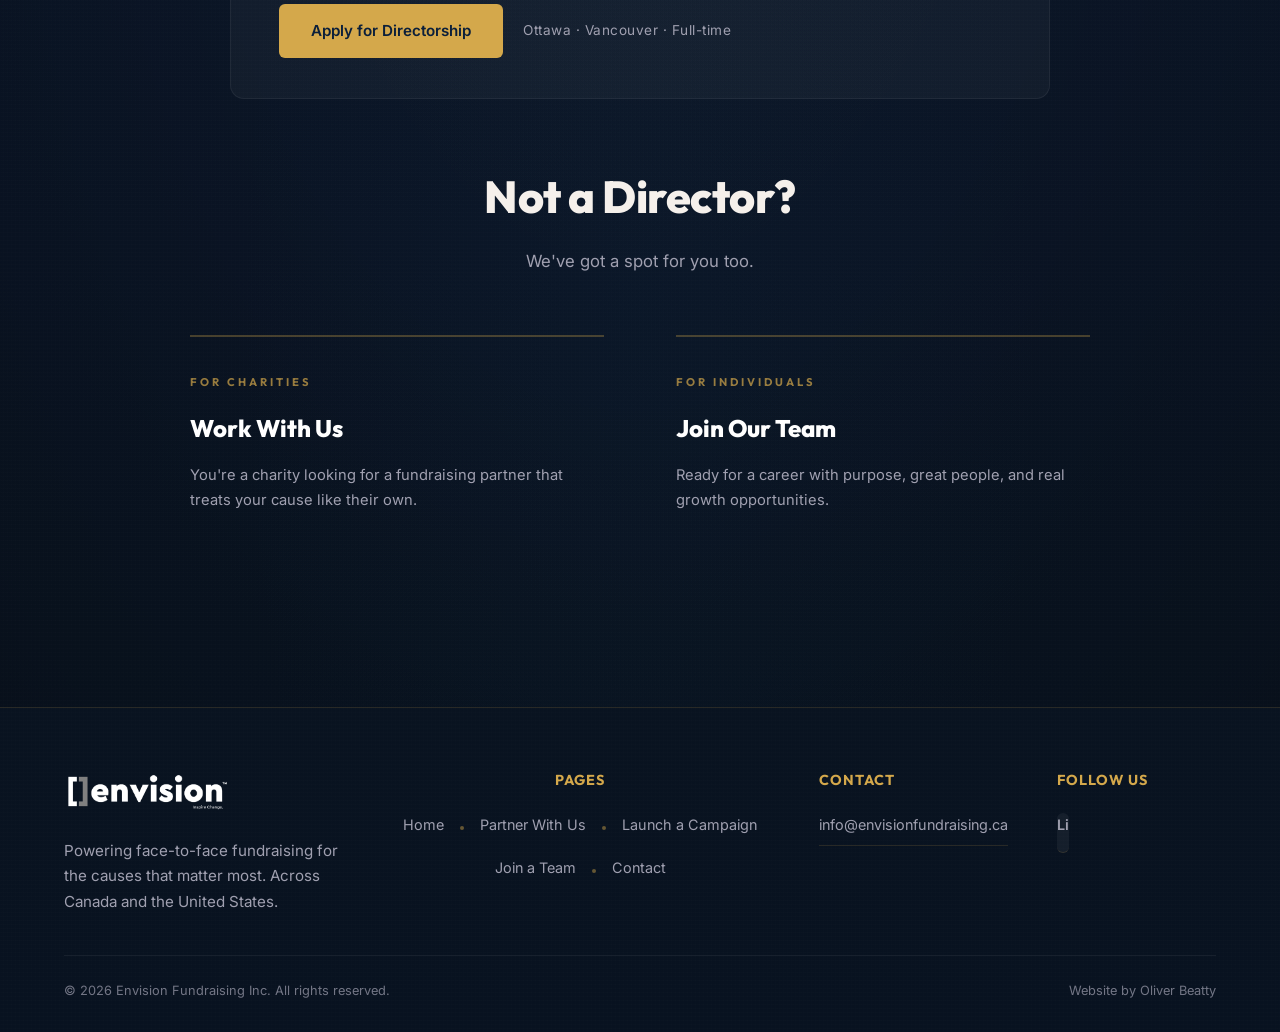
<file: partner.html>
<!DOCTYPE html>
<html lang="en">
<head>
  <meta charset="UTF-8">
  <meta name="viewport" content="width=device-width, initial-scale=1.0">
  <title>Partner With Us — Envision Fundraising Inc.</title>
  <meta name="description" content="Better pay, more support, less work. Partner with Envision Fundraising and grow your face-to-face fundraising operation with the contracts, analytics, and backend support you need.">
  <link rel="stylesheet" href="style.css?v=36">
</head>
<body class="partner-page">

  <!-- ========== NAVIGATION ========== -->
  <nav class="site-nav">
    <div class="container nav-inner">
      <a href="index.html" class="nav-logo"><img src="Photos/Envision Logo - Inspire Change.png" alt="Envision Fundraising"></a>
      <ul class="nav-links">
        <li><a href="partner.html">Partner With Us</a></li>
        <li><a href="charities.html">Launch a Campaign</a></li>
        <li><a href="join.html">Join a Team</a></li>
      </ul>
      <button class="menu-toggle" aria-label="Open menu">
        <svg width="22" height="16" viewBox="0 0 22 16" fill="none">
          <rect width="22" height="2.5" rx="1.25" fill="currentColor"/>
          <rect y="6.5" width="22" height="2.5" rx="1.25" fill="currentColor"/>
          <rect y="13" width="22" height="2.5" rx="1.25" fill="currentColor"/>
        </svg>
      </button>
    </div>
  </nav>

  <!-- Dropdown panel -->
  <div class="dropdown-panel">
    <div class="dropdown-panel-inner">
      <a href="about.html">About Us</a>
      <a href="partner.html">Partner With Us</a>
      <a href="charities.html">Launch Your Campaign</a>
      <a href="join.html">Join a Team Near You</a>
      <a href="team.html">Meet the Team</a>
      <a href="contact.html" class="nav-cta">Get In Touch</a>
      <div class="dropdown-socials">
        <a href="https://ca.linkedin.com/company/envision-fundraising" class="social-link" aria-label="LinkedIn" target="_blank" rel="noopener noreferrer">Li</a>
      </div>
      <div class="dropdown-logo" aria-hidden="true"><img src="Photos/Envision Logo - Inspire Change.png" alt=""></div>
    </div>
  </div>

  <!-- ========== PAGE HERO ========== -->
  <section class="page-hero">
    <div class="container">
      <h1 class="reveal hero-mixed">Better Pay, More Support, <br><span class="highlight">Less Work.</span></h1>
      <p class="reveal">What's stopping you?</p>
    </div>
  </section>

  <!-- ========== PARTNER CONTENT ========== -->
  <div class="partner-content-wrapper">

  <!-- Main content grid: text left, features right -->
  <section class="partner-details reveal">
    <div class="container">
      <div class="partner-details-grid">
        <div class="partner-text-col">
          <h2 class="hero-mixed">The deal is simple.</h2>
          <p class="lead">We're looking to grow and we've got the contracts. You've got the people.</p>
          <p>We get you onboarded, set up your campaign, introduce you to our analytics and payroll departments — and you keep hitting the grind.</p>

          <blockquote class="partner-pullquote">
            We support you, you run your teams.
          </blockquote>

          <p>Our philosophy is simple: the best director is one who's informed with the time available to support their team.</p>
          <p>We take care of your backend needs — be it pay, booking events, or quality investigations and analytics. And if you ever need some hands-on acceleration, we've got a core of individuals each with a decade+ of experience ready to hop on a plane and get you and your team back on track and ready to grow.</p>
          <div class="partner-cta">
            <a href="contact.html" class="btn btn-gold">Let's Talk</a>
          </div>
        </div>
        <div class="partner-features-panel">
          <h3>What You Get</h3>
          <ul class="feature-list">
            <li>Competitive pay structures that reward performance</li>
            <li>Full campaign setup and onboarding</li>
            <li>Dedicated analytics and reporting dashboards</li>
            <li>Payroll handled — on time, every time</li>
            <li>Event booking and logistics managed for you</li>
            <li>Quality assurance and compliance investigations</li>
            <li>On-demand field support from senior leadership</li>
            <li>Growth-focused partnership — we scale with you</li>
          </ul>
        </div>
      </div>
    </div>
  </section>

  <!-- ========== OPEN DIRECTOR POSITIONS ========== -->
  <section class="partner-spotlight reveal">
    <div class="container">
      <div class="partner-spotlight-card">
        <div class="partner-spotlight-badges">
          <span class="partner-spotlight-badge">Open Positions · Director</span>
        </div>
        <h2 class="hero-mixed">Lead an <span class="highlight">Envision</span> Office.</h2>
        <p class="partner-spotlight-lead">We're looking for Directors ready to build a team, run interviews, and grow an office in one of two cities.</p>
        <div class="partner-spotlight-cities">
          <a href="join.html#city-ottawa" class="partner-spotlight-city"><strong>Ottawa</strong><span>Relaunch our founding city</span></a>
          <a href="join.html#city-vancouver" class="partner-spotlight-city"><strong>Vancouver</strong><span>Build the fifth team</span></a>
        </div>
        <ul class="partner-spotlight-requirements">
          <li>Effectively train and manage a fundraising team</li>
          <li>Run hiring interviews and identify strong talent</li>
          <li>Motivated to grow an office — and a career with it</li>
        </ul>
        <div class="partner-spotlight-cta">
          <a href="contact.html" class="btn btn-gold">Apply for Directorship</a>
          <span class="partner-spotlight-meta">Ottawa · Vancouver · Full-time</span>
        </div>
      </div>
    </div>
  </section>

  <!-- ========== CTA SECTION ========== -->
  <section class="paths-section">
    <div class="container">
      <div class="section-heading section-heading--light reveal">
        <h2>Not a <span class="highlight">Director</span>?</h2>
        <p>We've got a spot for you too.</p>
      </div>
      <div class="team-cta-row reveal-children">
        <a href="charities.html" class="team-cta-block">
          <span class="team-cta-label">For Charities</span>
          <h3>Work With Us</h3>
          <p>You're a charity looking for a fundraising partner that treats your cause like their own.</p>
          <span class="team-cta-arrow">&rarr;</span>
        </a>
        <a href="join.html" class="team-cta-block">
          <span class="team-cta-label">For Individuals</span>
          <h3>Join Our Team</h3>
          <p>Ready for a career with purpose, great people, and real growth opportunities.</p>
          <span class="team-cta-arrow">&rarr;</span>
        </a>
      </div>
    </div>
  </section>

  </div><!-- /.partner-content-wrapper -->

  <!-- ========== FOOTER ========== -->
  <footer class="site-footer">
    <div class="container">
      <div class="footer-inner">
        <div class="footer-brand">
          <a href="index.html" class="nav-logo"><img src="Photos/Envision Logo - Inspire Change.png" alt="Envision Fundraising"></a>
          <p class="footer-tagline">Powering face-to-face fundraising for the causes that matter most. Across Canada and the United States.</p>
        </div>
        <div class="footer-col footer-pages">
          <h4>Pages</h4>
          <div class="footer-pages-row">
            <a href="index.html">Home</a><span class="footer-sep" aria-hidden="true"></span><a href="partner.html">Partner With Us</a><span class="footer-sep" aria-hidden="true"></span><a href="charities.html">Launch a Campaign</a>
          </div>
          <div class="footer-pages-row">
            <a href="join.html">Join a Team</a><span class="footer-sep" aria-hidden="true"></span><a href="contact.html">Contact</a>
          </div>
        </div>
        <div class="footer-col">
          <h4>Contact</h4>
          <a href="mailto:info@envisionfundraising.ca">info@envisionfundraising.ca</a>
        </div>
        <div class="footer-col">
          <h4>Follow Us</h4>
          <div class="social-links">
            <a href="https://ca.linkedin.com/company/envision-fundraising" class="social-link" aria-label="LinkedIn" target="_blank" rel="noopener noreferrer">Li</a>
          </div>
        </div>
      </div>
      <div class="footer-bottom">
        <p>&copy; 2026 Envision Fundraising Inc. All rights reserved.</p>
        <p>Website by Oliver Beatty</p>
      </div>
    </div>
  </footer>

  <script src="script.js?v=36"></script>
</body>
</html>
</file>
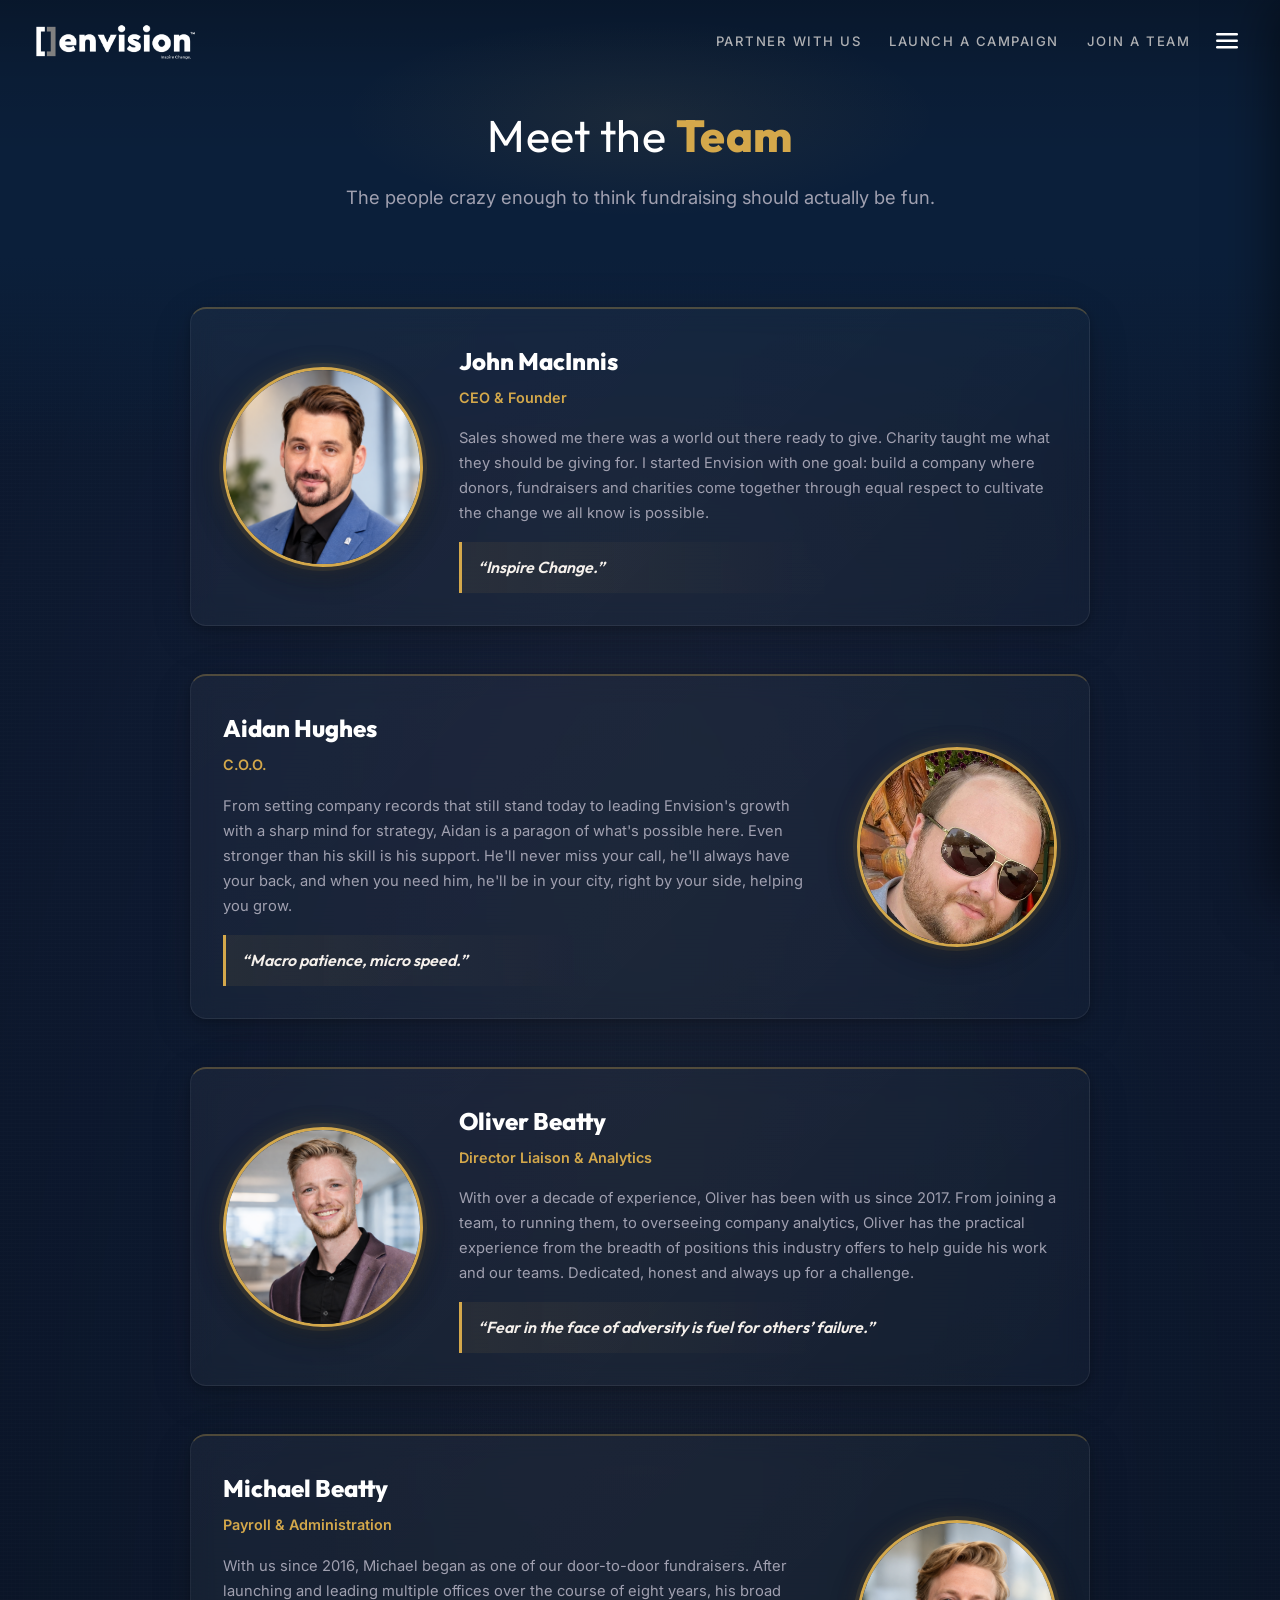
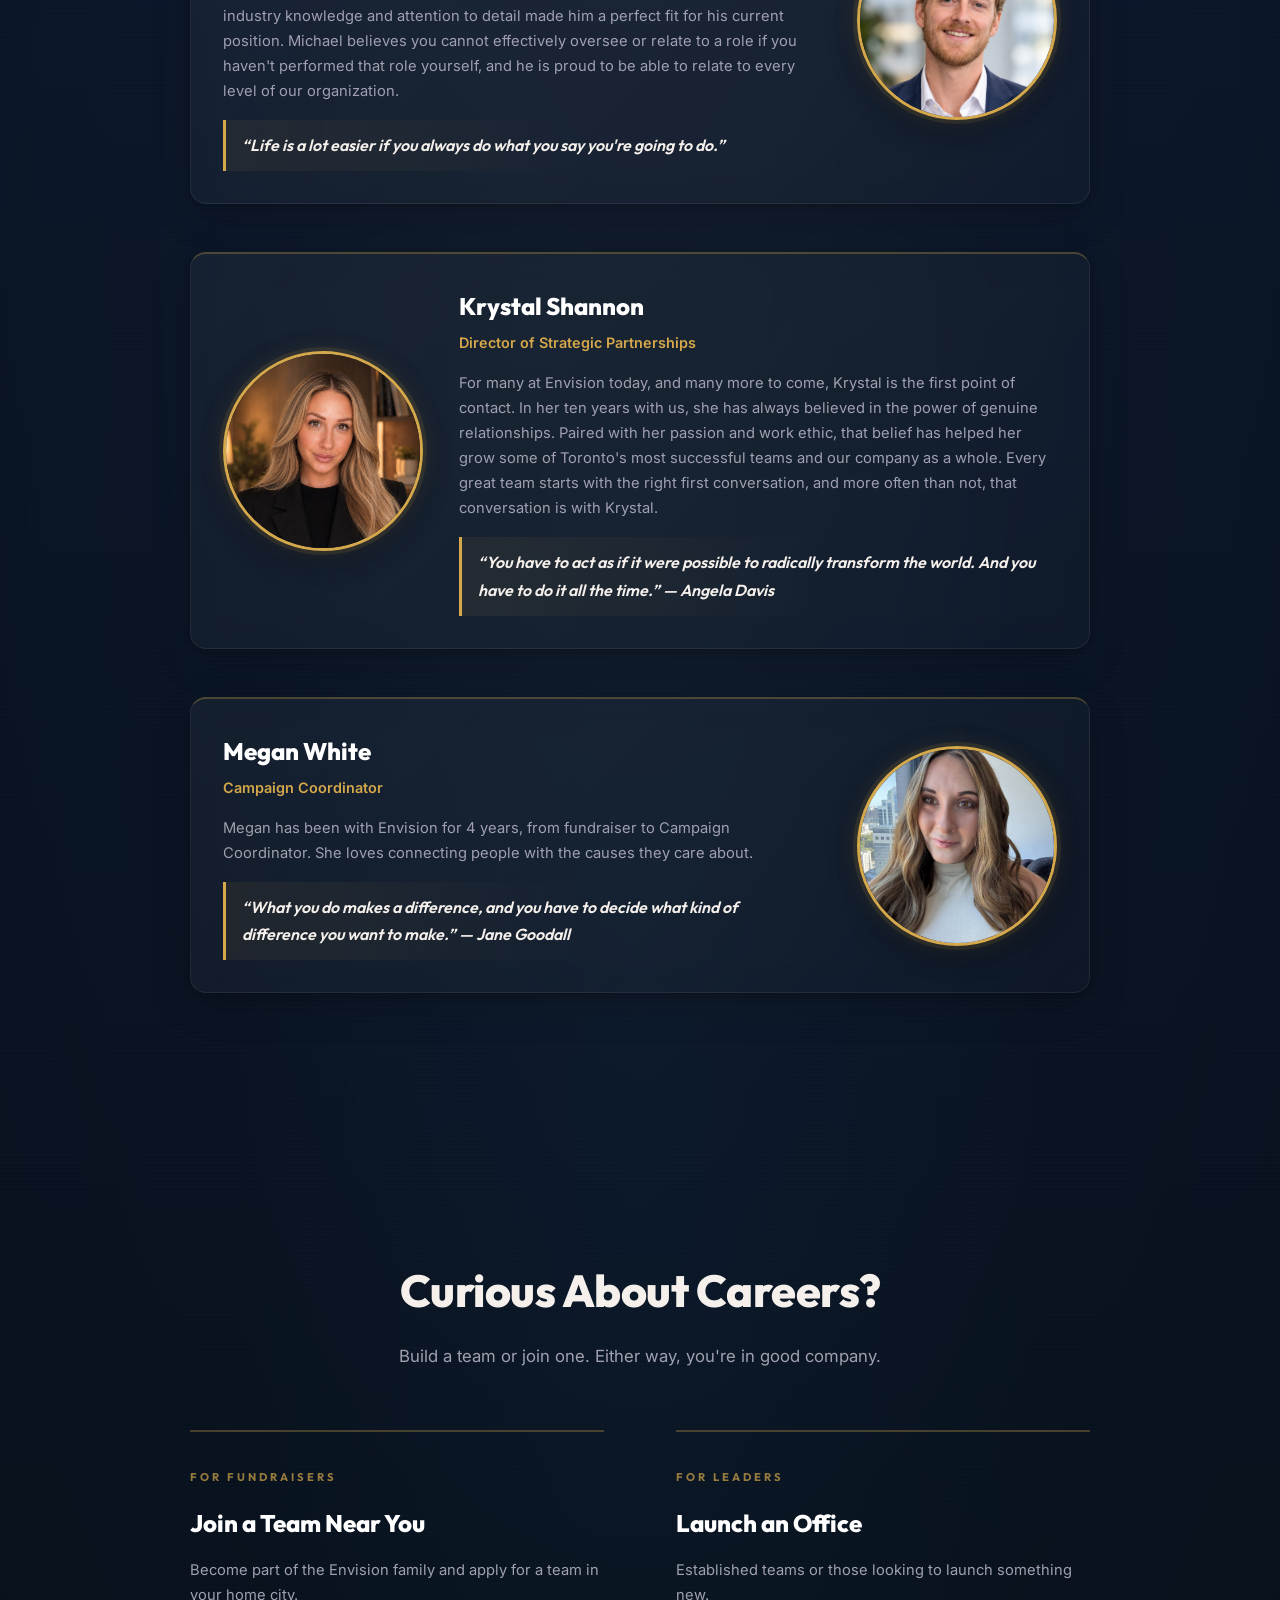
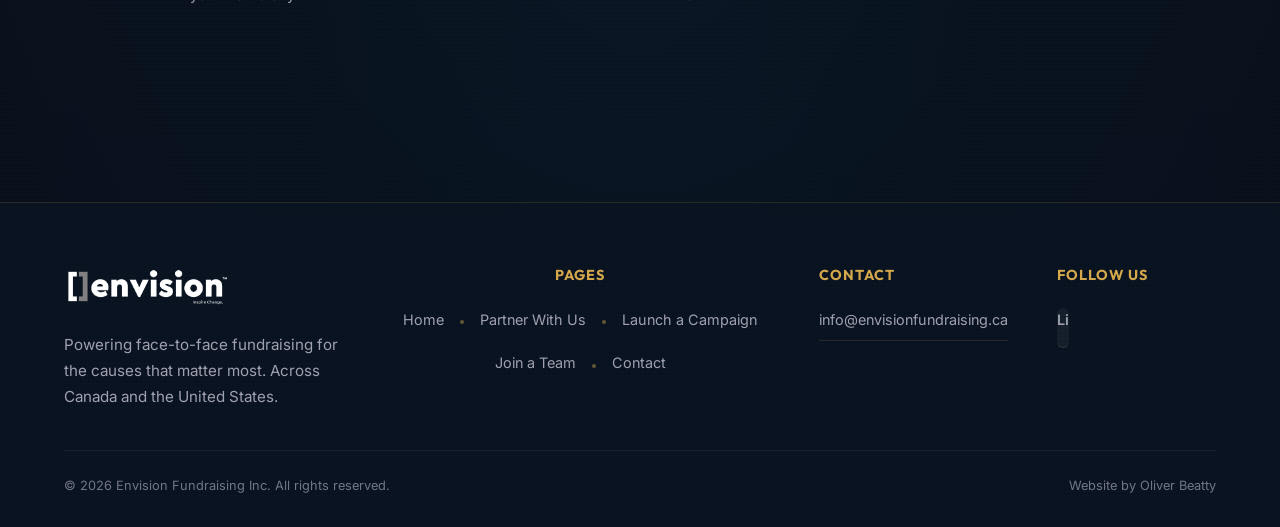
<file: team.html>
<!DOCTYPE html>
<html lang="en">
<head>
  <meta charset="UTF-8">
  <meta name="viewport" content="width=device-width, initial-scale=1.0">
  <title>Meet the Team — Envision Fundraising Inc.</title>
  <meta name="description" content="Meet the people behind Envision Fundraising — the leadership, the drive, and the team making face-to-face fundraising work across North America.">
  <link rel="stylesheet" href="style.css?v=36">
</head>
<body class="team-page">

  <!-- ========== NAVIGATION ========== -->
  <nav class="site-nav">
    <div class="container nav-inner">
      <a href="index.html" class="nav-logo"><img src="Photos/Envision Logo - Inspire Change.png" alt="Envision Fundraising"></a>
      <ul class="nav-links">
        <li><a href="partner.html">Partner With Us</a></li>
        <li><a href="charities.html">Launch a Campaign</a></li>
        <li><a href="join.html">Join a Team</a></li>
      </ul>
      <button class="menu-toggle" aria-label="Open menu">
        <svg width="22" height="16" viewBox="0 0 22 16" fill="none">
          <rect width="22" height="2.5" rx="1.25" fill="currentColor"/>
          <rect y="6.5" width="22" height="2.5" rx="1.25" fill="currentColor"/>
          <rect y="13" width="22" height="2.5" rx="1.25" fill="currentColor"/>
        </svg>
      </button>
    </div>
  </nav>

  <!-- Dropdown panel -->
  <div class="dropdown-panel">
    <div class="dropdown-panel-inner">
      <a href="about.html">About Us</a>
      <a href="partner.html">Partner With Us</a>
      <a href="charities.html">Launch Your Campaign</a>
      <a href="join.html">Join a Team Near You</a>
      <a href="team.html">Meet the Team</a>
      <a href="contact.html" class="nav-cta">Get In Touch</a>
      <div class="dropdown-socials">
        <a href="https://ca.linkedin.com/company/envision-fundraising" class="social-link" aria-label="LinkedIn" target="_blank" rel="noopener noreferrer">Li</a>
      </div>
      <div class="dropdown-logo" aria-hidden="true"><img src="Photos/Envision Logo - Inspire Change.png" alt=""></div>
    </div>
  </div>

  <!-- ========== PAGE HERO ========== -->
  <section class="page-hero">
    <div class="container">
      <h1 class="reveal hero-mixed">Meet the <span class="highlight">Team</span></h1>
      <p class="reveal">The people crazy enough to think fundraising should actually be fun.</p>
    </div>
  </section>

  <!-- ========== FEATURED TEAM + CTA WRAPPER ========== -->
  <div class="team-paths-wrapper">
  <section class="team-section" id="team">
    <div class="container">

      <!-- Featured founders -->
      <div class="team-featured reveal-children">
        <div class="team-featured-card">
          <div class="team-featured-photo">
            <img src="Photos/John MacInnis.png?v=2" alt="John MacInnis" style="--photo-pos: 50% 0%; --photo-zoom: 1.22; --photo-origin: 50% 28%;">
          </div>
          <div class="team-featured-info">
            <h3>John MacInnis</h3>
            <span class="team-featured-role">CEO &amp; Founder</span>
            <p>Sales showed me there was a world out there ready to give. Charity taught me what they should be giving for. I started Envision with one goal: build a company where donors, fundraisers and charities come together through equal respect to cultivate the change we all know is possible.</p>
            <div class="team-featured-quote">&ldquo;Inspire Change.&rdquo;</div>
          </div>
        </div>
        <div class="team-featured-card">
          <div class="team-featured-photo">
            <img src="Photos/Aidan Hughes.jpg" alt="Aidan Hughes" style="--photo-pos: 50% 0%;">
          </div>
          <div class="team-featured-info">
            <h3>Aidan Hughes</h3>
            <span class="team-featured-role">C.O.O.</span>
            <p>From setting company records that still stand today to leading Envision's growth with a sharp mind for strategy, Aidan is a paragon of what's possible here. Even stronger than his skill is his support. He'll never miss your call, he'll always have your back, and when you need him, he'll be in your city, right by your side, helping you grow.</p>
            <div class="team-featured-quote">&ldquo;Macro patience, micro speed.&rdquo;</div>
          </div>
        </div>
        <div class="team-featured-card">
          <div class="team-featured-photo">
            <img src="Photos/Oliver Beatty.png" alt="Oliver Beatty">
          </div>
          <div class="team-featured-info">
            <h3>Oliver Beatty</h3>
            <span class="team-featured-role">Director Liaison &amp; Analytics</span>
            <p>With over a decade of experience, Oliver has been with us since 2017. From joining a team, to running them, to overseeing company analytics, Oliver has the practical experience from the breadth of positions this industry offers to help guide his work and our teams. Dedicated, honest and always up for a challenge.</p>
            <div class="team-featured-quote">&ldquo;Fear in the face of adversity is fuel for others&rsquo; failure.&rdquo;</div>
          </div>
        </div>
        <div class="team-featured-card">
          <div class="team-featured-photo">
            <img src="Photos/Michael Beatty.png" alt="Michael Beatty" style="--photo-pos: 50% 0%; --photo-zoom: 1.15; --photo-origin: 50% 0%;">
          </div>
          <div class="team-featured-info">
            <h3>Michael Beatty</h3>
            <span class="team-featured-role">Payroll &amp; Administration</span>
            <p>With us since 2016, Michael began as one of our door-to-door fundraisers. After launching and leading multiple offices over the course of eight years, his broad industry knowledge and attention to detail made him a perfect fit for his current position. Michael believes you cannot effectively oversee or relate to a role if you haven't performed that role yourself, and he is proud to be able to relate to every level of our organization.</p>
            <div class="team-featured-quote">&ldquo;Life is a lot easier if you always do what you say you're going to do.&rdquo;</div>
          </div>
        </div>
        <div class="team-featured-card">
          <div class="team-featured-photo">
            <img src="Photos/Krystal Shannon.jpg?v=2" alt="Krystal Shannon" style="--photo-pos: 50% 0%; --photo-zoom: 1.2; --photo-origin: 50% 0%;">
          </div>
          <div class="team-featured-info">
            <h3>Krystal Shannon</h3>
            <span class="team-featured-role">Director of Strategic Partnerships</span>
            <p>For many at Envision today, and many more to come, Krystal is the first point of contact. In her ten years with us, she has always believed in the power of genuine relationships. Paired with her passion and work ethic, that belief has helped her grow some of Toronto's most successful teams and our company as a whole. Every great team starts with the right first conversation, and more often than not, that conversation is with Krystal.</p>
            <div class="team-featured-quote">&ldquo;You have to act as if it were possible to radically transform the world. And you have to do it all the time.&rdquo; — Angela Davis</div>
          </div>
        </div>
        <div class="team-featured-card">
          <div class="team-featured-photo">
            <img src="Photos/Megan White.jpg" alt="Megan White">
          </div>
          <div class="team-featured-info">
            <h3>Megan White</h3>
            <span class="team-featured-role">Campaign Coordinator</span>
            <p>Megan has been with Envision for 4 years, from fundraiser to Campaign Coordinator. She loves connecting people with the causes they care about.</p>
            <div class="team-featured-quote">&ldquo;What you do makes a difference, and you have to decide what kind of difference you want to make.&rdquo; — Jane Goodall</div>
          </div>
        </div>
      </div>

    </div>
  </section>

  <!-- ========== CTA SECTION ========== -->
  <section class="paths-section">
    <div class="container">
      <div class="section-heading section-heading--light reveal">
        <h2>Curious About <span class="highlight">Careers</span>?</h2>
        <p>Build a team or join one. Either way, you're in good company.</p>
      </div>
      <div class="team-cta-row reveal-children">
        <a href="join.html" class="team-cta-block">
          <span class="team-cta-label">For Fundraisers</span>
          <h3>Join a Team Near You</h3>
          <p>Become part of the Envision family and apply for a team in your home city.</p>
          <span class="team-cta-arrow">&rarr;</span>
        </a>
        <a href="partner.html" class="team-cta-block">
          <span class="team-cta-label">For Leaders</span>
          <h3>Launch an Office</h3>
          <p>Established teams or those looking to launch something new.</p>
          <span class="team-cta-arrow">&rarr;</span>
        </a>
      </div>
    </div>
  </section>
  </div><!-- /.team-paths-wrapper -->

  <!-- ========== FOOTER ========== -->
  <footer class="site-footer">
    <div class="container">
      <div class="footer-inner">
        <div class="footer-brand">
          <a href="index.html" class="nav-logo"><img src="Photos/Envision Logo - Inspire Change.png" alt="Envision Fundraising"></a>
          <p class="footer-tagline">Powering face-to-face fundraising for the causes that matter most. Across Canada and the United States.</p>
        </div>
        <div class="footer-col footer-pages">
          <h4>Pages</h4>
          <div class="footer-pages-row">
            <a href="index.html">Home</a><span class="footer-sep" aria-hidden="true"></span><a href="partner.html">Partner With Us</a><span class="footer-sep" aria-hidden="true"></span><a href="charities.html">Launch a Campaign</a>
          </div>
          <div class="footer-pages-row">
            <a href="join.html">Join a Team</a><span class="footer-sep" aria-hidden="true"></span><a href="contact.html">Contact</a>
          </div>
        </div>
        <div class="footer-col">
          <h4>Contact</h4>
          <a href="mailto:info@envisionfundraising.ca">info@envisionfundraising.ca</a>
        </div>
        <div class="footer-col">
          <h4>Follow Us</h4>
          <div class="social-links">
            <a href="https://ca.linkedin.com/company/envision-fundraising" class="social-link" aria-label="LinkedIn" target="_blank" rel="noopener noreferrer">Li</a>
          </div>
        </div>
      </div>
      <div class="footer-bottom">
        <p>&copy; 2026 Envision Fundraising Inc. All rights reserved.</p>
        <p>Website by Oliver Beatty</p>
      </div>
    </div>
  </footer>

  <script src="script.js?v=36"></script>
</body>
</html>
</file>
<file: style.css>
/* ============================================
   ENVISION FUNDRAISING INC. — SHARED STYLESHEET
   ============================================ */

/* ---------- GOOGLE FONTS ---------- */
@import url('https://fonts.googleapis.com/css2?family=Inter:wght@400;500;600;700;800;900&family=Outfit:wght@400;500;600;700;800;900&display=swap');

/* ---------- CSS CUSTOM PROPERTIES ---------- */
:root {
  /* Colours */
  --navy:       #0B1F3A;
  --charcoal:   #1C1C2E;
  --off-white:  #F5F0EB;
  --gold:       #D4A84B;
  --gold-hover: #E0BC6A;
  --white:      #FFFFFF;
  --grey-text:  #A0A0B0;
  --dark-card:  #141426;

  /* Typography */
  --font-heading: 'Outfit', sans-serif;
  --font-body:    'Inter', sans-serif;

  /* Spacing */
  --section-pad: 100px 0;
  --container-width: 1200px;

  /* Transitions */
  --transition: 0.3s ease;
}

/* ---------- RESET & BASE ---------- */
*, *::before, *::after {
  margin: 0;
  padding: 0;
  box-sizing: border-box;
}

html {
  scroll-behavior: smooth;
  font-size: 16px;
  overflow-x: hidden;
}

body {
  font-family: var(--font-body);
  color: var(--off-white);
  background: linear-gradient(
    to bottom,
    var(--charcoal) 0%,
    #181830 15%,
    #14142a 30%,
    #111125 50%,
    #0e0e20 70%,
    #0a0a1a 85%,
    #080815 100%
  );
  line-height: 1.7;
  overflow-x: hidden;
  -webkit-font-smoothing: antialiased;
  -moz-osx-font-smoothing: grayscale;
}

img {
  max-width: 100%;
  display: block;
}

a {
  text-decoration: none;
  color: inherit;
}

ul {
  list-style: none;
}

.container {
  width: 90%;
  max-width: var(--container-width);
  margin: 0 auto;
}

/* ---------- TRAVELING GOLD GLOW ---------- */
/* Stationary gold glow behind "How Can We Help You?" heading */
.paths-glow {
  position: relative;
}
.paths-glow::before {
  content: '';
  position: absolute;
  top: 50%;
  left: 50%;
  width: 1000px;
  height: 250px;
  transform: translate(-50%, -50%);
  background: radial-gradient(
    ellipse 50% 45% at 50% 50%,
    rgba(212, 168, 75, 0.17) 0%,
    rgba(212, 168, 75, 0.07) 40%,
    rgba(212, 168, 75, 0.02) 65%,
    transparent 80%
  );
  pointer-events: none;
  z-index: 0;
  mix-blend-mode: screen;
}

/* ---------- SCROLL REVEAL ANIMATIONS ---------- */
.reveal {
  opacity: 0;
  transform: translateY(40px);
  transition: opacity 0.8s ease, transform 0.8s ease;
}

.reveal.visible {
  opacity: 1;
  transform: translateY(0);
}

/* Staggered delays for child items */
.reveal-children > * {
  opacity: 0;
  transform: translateY(30px);
  transition: opacity 0.6s ease, transform 0.6s ease;
}

.reveal-children.visible > *:nth-child(1) { transition-delay: 0.1s; opacity: 1; transform: translateY(0); }
.reveal-children.visible > *:nth-child(2) { transition-delay: 0.2s; opacity: 1; transform: translateY(0); }
.reveal-children.visible > *:nth-child(3) { transition-delay: 0.3s; opacity: 1; transform: translateY(0); }
.reveal-children.visible > *:nth-child(4) { transition-delay: 0.4s; opacity: 1; transform: translateY(0); }
.reveal-children.visible > *:nth-child(5) { transition-delay: 0.5s; opacity: 1; transform: translateY(0); }
.reveal-children.visible > *:nth-child(6) { transition-delay: 0.6s; opacity: 1; transform: translateY(0); }
.reveal-children.visible > *:nth-child(7) { transition-delay: 0.7s; opacity: 1; transform: translateY(0); }
.reveal-children.visible > *:nth-child(8) { transition-delay: 0.8s; opacity: 1; transform: translateY(0); }
.reveal-children.visible > *:nth-child(9) { transition-delay: 0.9s; opacity: 1; transform: translateY(0); }
.reveal-children.visible > *:nth-child(10) { transition-delay: 1.0s; opacity: 1; transform: translateY(0); }
.reveal-children.visible > *:nth-child(11) { transition-delay: 1.1s; opacity: 1; transform: translateY(0); }
.reveal-children.visible > *:nth-child(12) { transition-delay: 1.2s; opacity: 1; transform: translateY(0); }

/* ============================================
   NAVIGATION
   ============================================ */
.site-nav {
  position: fixed;
  top: 0;
  left: 0;
  width: 100%;
  z-index: 1000;
  padding: 18px 0;
  transition: background var(--transition), padding var(--transition), box-shadow var(--transition);
}

.site-nav.scrolled {
  padding: 14px 0 42px;
  /* background set dynamically by JS on all pages */
}

.nav-inner {
  display: flex;
  align-items: center;
  width: 100%;
  max-width: none;
  padding: 0 32px;
  box-sizing: border-box;
}
@media (max-width: 768px) {
  .nav-inner {
    padding: 0 20px;
  }
}

.nav-links {
  display: flex;
  align-items: center;
  gap: 28px;
  margin-left: auto;
  margin-right: 16px;
  transition: transform 0.4s cubic-bezier(0.4, 0, 0.2, 1),
              opacity 0.3s ease;
}

body.dropdown-open .nav-links {
  opacity: 0;
  transform: translateX(-60px);
  pointer-events: none;
}

body.dropdown-open .menu-toggle {
  position: fixed;
  right: 24px;
  top: 18px;
}

/* When nav-links are visible (desktop), they handle the right-push — toggle just follows */
@media (min-width: 769px) {
  .nav-links ~ .menu-toggle {
    margin-left: 0;
  }
}

/* Logo placeholder */
.nav-logo {
  display: inline-flex;
  align-items: center;
}

.nav-logo img {
  height: 45px;
  width: auto;
  display: block;
  filter: invert(1);
}

/* Nav links */
.nav-links a {
  font-family: var(--font-body);
  font-size: 0.82rem;
  font-weight: 500;
  color: var(--off-white);
  opacity: 0.7;
  text-transform: uppercase;
  letter-spacing: 1.5px;
  transition: opacity var(--transition), color var(--transition), letter-spacing 0.3s ease;
  position: relative;
  padding: 6px 0;
}

.nav-links a::after {
  content: '';
  position: absolute;
  bottom: 0;
  left: 50%;
  transform: translateX(-50%);
  width: 0;
  height: 1px;
  background: var(--gold);
  transition: width var(--transition);
}

.nav-links a:hover {
  opacity: 1;
  color: var(--white);
  letter-spacing: 2.5px;
}

.nav-links a:hover::after {
  width: 100%;
}

/* CTA button in nav */
.nav-cta {
  display: inline-block;
  padding: 10px 24px;
  background: var(--gold);
  color: var(--navy) !important;
  font-weight: 700 !important;
  font-size: 0.85rem !important;
  border-radius: 6px;
  opacity: 1 !important;
  transition: background var(--transition), transform var(--transition) !important;
}

.nav-cta::after {
  display: none !important;
}

.nav-cta:hover {
  background: var(--gold-hover) !important;
  transform: translateY(-2px);
}

/* Menu toggle button (hamburger icon — always visible) */
.menu-toggle {
  display: flex;
  align-items: center;
  justify-content: center;
  background: none;
  border: none;
  color: var(--white);
  cursor: pointer;
  padding: 10px;
  z-index: 1001;
  transition: color var(--transition);
  position: relative;
  margin-left: auto;
}

.menu-toggle:hover {
  color: var(--gold);
}

.menu-toggle svg {
  pointer-events: none;
}

/* Dropdown panel */
.dropdown-panel {
  position: fixed;
  top: 0;
  right: 0;
  width: 340px;
  height: 100vh;
  background:
    linear-gradient(160deg, rgba(24, 28, 55, 0.96) 0%, rgba(14, 18, 38, 0.97) 35%, rgba(10, 20, 35, 0.98) 65%, rgba(6, 8, 20, 0.99) 100%);
  backdrop-filter: blur(40px) saturate(1.4);
  -webkit-backdrop-filter: blur(40px) saturate(1.4);
  border-left: 1px solid rgba(255, 255, 255, 0.08);
  z-index: 998;
  transform: translateX(100%);
  transition: transform 0.4s cubic-bezier(0.4, 0, 0.2, 1);
  box-shadow: -6px 0 50px rgba(0, 0, 0, 0.5);
  overflow-y: auto;
}

.dropdown-panel.open {
  transform: translateX(0);
}

.dropdown-panel-inner {
  display: flex;
  flex-direction: column;
  padding: 100px 40px 40px;
  gap: 6px;
}

.dropdown-panel-inner > a {
  font-family: var(--font-body);
  font-size: 0.82rem;
  font-weight: 500;
  color: var(--off-white);
  text-transform: uppercase;
  letter-spacing: 1.5px;
  padding: 12px 0;
  border-bottom: 1px solid rgba(255, 255, 255, 0.06);
  transition: color var(--transition), padding-left var(--transition);
}

.dropdown-panel-inner > a:hover {
  color: var(--gold);
  padding-left: 8px;
}

.dropdown-panel-inner .nav-cta {
  margin-top: 16px;
  text-align: center;
  border-bottom: none;
  font-size: 0.95rem !important;
  padding: 14px 24px !important;
}

/* Social icons inside dropdown */
.dropdown-socials {
  display: flex;
  gap: 12px;
  margin-top: 20px;
  justify-content: center;
}

/* Logo inside dropdown */
.dropdown-logo {
  position: absolute;
  bottom: 28px;
  right: 32px;
  opacity: 0.25;
  pointer-events: none;
}

.dropdown-logo img {
  height: 32px;
  width: auto;
  filter: invert(1);
}

/* Divider for mobile dropdown */
.dropdown-divider {
  height: 1px;
  background: rgba(212, 168, 75, 0.2);
  margin: 8px 0;
}

/* Audience links in dropdown — always visible now */
.dropdown-audience-links {
  display: flex;
  flex-direction: column;
  gap: 6px;
}

.dropdown-audience-links a {
  font-family: var(--font-heading);
  font-size: 1.2rem;
  font-weight: 600;
  color: var(--off-white);
  padding: 12px 0;
  border-bottom: 1px solid rgba(255, 255, 255, 0.06);
  transition: color var(--transition), padding-left var(--transition);
}

.dropdown-audience-links a:hover {
  color: var(--gold);
  padding-left: 8px;
}

/* Dropdown overlay to close panel on click outside */
.dropdown-overlay {
  display: none;
  position: fixed;
  top: 0;
  left: 0;
  width: 100%;
  height: 100vh;
  background: rgba(0, 0, 0, 0.4);
  z-index: 997;
}

.dropdown-overlay.open {
  display: block;
}

/* ============================================
   HERO SECTION
   ============================================ */
.hero {
  height: 100vh;
  height: 100dvh; /* Dynamic viewport height — accounts for mobile address bar */
  display: flex;
  flex-direction: column;
  align-items: center;
  text-align: center;
  padding: 70px 20px 0;
  position: relative;
  overflow: hidden;
  /* Textured charcoal background with vignette */
  background:
    /* Vignette — darkened edges */
    radial-gradient(ellipse at 50% 50%, transparent 35%, rgba(0,0,0,0.55) 100%),
    /* Subtle gold glow in upper center */
    radial-gradient(ellipse at 50% 30%, rgba(212, 168, 75, 0.04) 0%, transparent 60%),
    /* Faint crosshatch texture */
    repeating-linear-gradient(0deg, transparent, transparent 3px, rgba(255,255,255,0.007) 3px, rgba(255,255,255,0.007) 4px),
    repeating-linear-gradient(90deg, transparent, transparent 3px, rgba(255,255,255,0.005) 3px, rgba(255,255,255,0.005) 4px),
    /* Base colour */
    var(--charcoal);
}

/* ---- HERO INTRO SEQUENCE ---- */
/* Timeline (6s): envision appears (clipped) → "Inspire Change." reveals → shimmer → drift to watermark */

/* Logo wrapper — centered, clips the image to reveal in stages */
.hero-logo {
  position: absolute;
  top: 50%;
  left: 50%;
  z-index: 2;
  user-select: none;
  -webkit-user-select: none;
  pointer-events: none;
  overflow: hidden;
  opacity: 0;
  transform: translate(-50%, -50%) scale(0.7);
  /* Polygon clip: full height on left (brackets), clips bottom-right (hides "Inspire Change.") */
  clip-path: polygon(0 0, 100% 0, 100% 78%, 60% 78%, 60% 100%, 0 100%);
  animation: logo-intro 6s ease forwards;
}

.hero-logo img {
  width: clamp(340px, 55vw, 650px);
  height: auto;
  display: block;
  filter: invert(1);
  mix-blend-mode: screen;
}

/* "Inspire Change." boost — separate element outside .hero-logo so parent opacity doesn't cap it.
   Position is set by JS (copied from hero-logo computed state) for exact alignment on all devices. */
.inspire-boost {
  z-index: 2;
  pointer-events: none;
  user-select: none;
  -webkit-user-select: none;
  /* Clip to only "Inspire Change." area — bottom-right of logo */
  clip-path: polygon(58% 78%, 100% 78%, 100% 100%, 58% 100%);
  opacity: 0;
  transition: opacity 1.5s ease;
}

.inspire-boost.visible {
  opacity: 0.30;
}

.inspire-boost img {
  display: block;
  width: 100%;
  height: auto;
  filter: invert(1);
  mix-blend-mode: screen;
}

/* Shimmer — sweeps across after tagline reveals */
.hero-logo::after {
  content: '';
  position: absolute;
  top: 0;
  left: -80%;
  width: 50%;
  height: 100%;
  background: linear-gradient(
    105deg,
    rgba(255,255,255,0) 0%,
    rgba(255,255,255,0) 20%,
    rgba(212,168,75,0.35) 38%,
    rgba(255,255,255,0.75) 46%,
    rgba(212,168,75,0.95) 50%,
    rgba(255,255,255,0.75) 54%,
    rgba(212,168,75,0.35) 62%,
    rgba(255,255,255,0) 80%,
    rgba(255,255,255,0) 100%
  );
  mix-blend-mode: overlay;
  pointer-events: none;
  opacity: 0;
  animation: logo-shimmer 1.75s ease-in-out 1.63s 1 forwards;
}

@keyframes logo-intro {
  /* Fade in centered — "[e]nvision" + brackets visible, "Inspire Change." hidden via polygon */
  0%   { top: 50%; opacity: 0;    transform: translate(-50%, -50%) scale(0.7); clip-path: polygon(0 0, 100% 0, 100% 78%, 60% 78%, 60% 100%, 0 100%); }
  15%  { top: 50%; opacity: 1;    transform: translate(-50%, -50%) scale(1);   clip-path: polygon(0 0, 100% 0, 100% 78%, 60% 78%, 60% 100%, 0 100%); }
  /* Hold, then reveal "Inspire Change." tagline */
  22%  { top: 50%; opacity: 1;    transform: translate(-50%, -50%) scale(1);   clip-path: polygon(0 0, 100% 0, 100% 78%, 60% 78%, 60% 100%, 0 100%); }
  30%  { top: 50%; opacity: 1;    transform: translate(-50%, -50%) scale(1);   clip-path: polygon(0 0, 100% 0, 100% 100%, 60% 100%, 60% 100%, 0 100%); }
  /* Hold for shimmer */
  56%  { top: 50%; opacity: 1;    transform: translate(-50%, -50%) scale(1);   clip-path: polygon(0 0, 100% 0, 100% 100%, 60% 100%, 60% 100%, 0 100%); }
  /* Drift down and fade to watermark */
  71%  { top: calc(100% - 65px); opacity: 0.06; transform: translate(-50%, -100%) scale(1); clip-path: polygon(0 0, 100% 0, 100% 100%, 60% 100%, 60% 100%, 0 100%); }
  100% { top: calc(100% - 65px); opacity: 0.06; transform: translate(-50%, -100%) scale(1); clip-path: polygon(0 0, 100% 0, 100% 100%, 60% 100%, 60% 100%, 0 100%); }
}

@keyframes logo-shimmer {
  0%   { left: -80%; opacity: 1; }
  100% { left: 180%; opacity: 1; }
}

/* Hero text intro — grows in gently, staggered (delayed for new longer logo sequence) */
.hero-intro-text {
  opacity: 0;
  transform: scale(0.88) translateY(16px);
  animation: hero-text-in 1.4s cubic-bezier(0.16, 1, 0.3, 1) forwards;
  animation-delay: 4.0s;
}

.hero-intro-delay-1 {
  animation-delay: 4.3s;
}

.hero-intro-delay-2 {
  animation-delay: 4.6s;
}

@keyframes hero-text-in {
  0%   { opacity: 0;   transform: scale(0.88) translateY(16px); }
  60%  { opacity: 1;   transform: scale(1) translateY(0);       }
  100% { opacity: 1;   transform: scale(1) translateY(0);       }
}

/* Hero content — centered in the flex column */
.hero-content {
  flex: 1;
  display: flex;
  flex-direction: column;
  align-items: center;
  justify-content: center;
  position: relative;
  z-index: 2;
  max-width: 800px;
}

/* Hero ticker — gold bar at the bottom of the hero viewport */
.hero-ticker {
  width: 100vw;
  margin-left: calc(-50vw + 50%);
  position: relative;
  z-index: 2;
  background: linear-gradient(to bottom, var(--gold) 0%, var(--gold) 70%, #b8903e 100%);
  padding: 14px 0;
  overflow: hidden;
  box-shadow: 0 8px 30px rgba(212, 168, 75, 0.25), 0 2px 8px rgba(212, 168, 75, 0.15);
}

.hero h1 {
  font-family: var(--font-heading);
  font-size: clamp(2.8rem, 6vw, 4.5rem);
  font-weight: 800;
  line-height: 1.12;
  color: var(--white);
  margin-bottom: 24px;
  letter-spacing: 3px;
  text-transform: uppercase;
}

.hero h1 .highlight {
  color: var(--gold);
}

.hero p {
  font-size: clamp(1.05rem, 2vw, 1.25rem);
  color: var(--grey-text);
  max-width: 600px;
  margin: 0 auto 40px;
  line-height: 1.75;
}

.hero-buttons {
  display: flex;
  flex-wrap: wrap;
  gap: 16px;
  justify-content: center;
}

.btn {
  display: inline-block;
  padding: 14px 32px;
  font-family: var(--font-body);
  font-weight: 600;
  font-size: 0.95rem;
  border-radius: 6px;
  cursor: pointer;
  transition: background var(--transition), color var(--transition), transform var(--transition), box-shadow var(--transition);
  border: none;
}

.btn-gold {
  background: var(--gold);
  color: var(--navy);
}

.btn-gold:hover {
  background: var(--gold-hover);
  transform: translateY(-2px);
  box-shadow: 0 6px 20px rgba(212, 168, 75, 0.3);
}

.btn-outline {
  background: transparent;
  color: var(--off-white);
  border: 2px solid rgba(245, 240, 235, 0.25);
}

.btn-outline:hover {
  border-color: var(--gold);
  color: var(--gold);
  transform: translateY(-2px);
}

/* ============================================
   CITY TICKER
   ============================================ */
.ticker-section {
  background: var(--gold);
  padding: 14px 0;
  overflow: hidden;
  position: relative;
}

/* Ticker also used inside .hero-ticker — same track/item styles apply */

.ticker-track {
  display: flex;
  width: max-content;
  animation: ticker-scroll 40s linear infinite;
}

.ticker-track:hover {
  animation-play-state: paused;
}

.ticker-item {
  display: flex;
  align-items: baseline;
  gap: 6px;
  white-space: nowrap;
  padding: 0 28px;
  font-family: var(--font-heading);
  font-weight: 700;
  font-size: 0.9rem;
  color: var(--navy);
  text-transform: uppercase;
  letter-spacing: 1.5px;
}

.ticker-year {
  font-size: 0.7rem;
  font-weight: 600;
  opacity: 0.5;
  letter-spacing: 0.5px;
}

/* Founding office (Ottawa) — inverted navy pill on the gold ticker */
.ticker-item--highlight {
  color: var(--gold);
  background: var(--navy);
  border-radius: 100px;
  padding: 4px 16px;
  margin: 0 12px;
}

.ticker-item--highlight .ticker-year {
  opacity: 0.8;
}

/* ---------- Founding Office badge + missing-photo fallback (location cards) ---------- */
.founding-badge {
  position: absolute;
  top: 12px;
  left: 12px;
  z-index: 3;
  font-family: var(--font-heading);
  font-weight: 800;
  font-size: 0.65rem;
  letter-spacing: 1.5px;
  text-transform: uppercase;
  color: var(--navy);
  background: var(--gold);
  padding: 5px 11px;
  border-radius: 100px;
  box-shadow: 0 0 16px rgba(212, 168, 75, 0.35);
}

.location-card--founding,
.join-city-card--founding {
  border-color: rgba(212, 168, 75, 0.45);
  box-shadow: 0 0 24px rgba(212, 168, 75, 0.12);
}

.no-photo > img {
  display: none;
}

.location-card.no-photo,
.join-city-card.no-photo,
.join-sidebar-card.no-photo,
.page-hero-city-bg.no-photo {
  background:
    radial-gradient(circle at 75% 20%, rgba(212, 168, 75, 0.2) 0%, transparent 55%),
    linear-gradient(135deg, #1a2a4a 0%, var(--dark-card) 100%);
}

@keyframes ticker-scroll {
  0%   { transform: translateX(0); }
  100% { transform: translateX(-50%); }
}

/* ============================================
   CURVED SECTION DIVIDERS
   ============================================ */
.section-curve {
  display: block;
  width: 100%;
  height: 60px;
  position: relative;
  z-index: 1;
}

.section-curve svg {
  display: block;
  width: 100%;
  height: 100%;
}

/* ============================================
   IMPACT STATS
   ============================================ */
.stats-section {
  background: radial-gradient(ellipse at 50% 50%, rgba(212,168,75,0.04) 0%, transparent 50%);
  padding: var(--section-pad);
  position: relative;
}

/* Gold glow bleed from ticker above — full-width curved fade */
.stats-section::before {
  content: '';
  position: absolute;
  top: 0;
  left: 0;
  right: 0;
  height: 90px;
  background: radial-gradient(ellipse 100% 100% at 50% 0%, rgba(212,168,75,0.16) 0%, rgba(212,168,75,0.07) 35%, transparent 65%);
  pointer-events: none;
}

.stats-section > .container {
  position: relative;
  z-index: 1;
}

.stats-grid {
  display: grid;
  grid-template-columns: repeat(4, 1fr);
  gap: 24px;
  text-align: center;
}

.stat-item {
  padding: 32px 20px;
  background: rgba(255, 255, 255, 0.025);
  border: 1px solid rgba(255, 255, 255, 0.05);
  border-radius: 14px;
  transition: transform var(--transition), box-shadow var(--transition), border-color var(--transition);
}

.stat-item:hover {
  transform: translateY(-4px);
  box-shadow: 0 10px 35px rgba(0, 0, 0, 0.25);
  border-color: rgba(212, 168, 75, 0.15);
}

.stat-number {
  font-family: var(--font-heading);
  font-size: clamp(2.5rem, 5vw, 3.8rem);
  font-weight: 900;
  color: var(--gold);
  line-height: 1.1;
  margin-bottom: 8px;
}

.stat-label {
  font-size: 0.92rem;
  color: var(--grey-text);
  font-weight: 500;
  letter-spacing: 0.3px;
}

/* ============================================
   LOCATIONS NEAR YOU
   ============================================ */
.locations-section {
  padding: var(--section-pad);
  background: transparent;
  position: relative;
}

.section-heading {
  text-align: center;
  margin-bottom: 60px;
}

.section-heading h2 {
  font-family: var(--font-heading);
  font-size: clamp(2rem, 4vw, 2.8rem);
  font-weight: 800;
  color: var(--navy);
  letter-spacing: -0.5px;
  margin-bottom: 12px;
}

.section-heading p {
  font-size: 1.05rem;
  color: #5A5A6E;
  max-width: 550px;
  margin: 0 auto;
}

/* Dark section heading variant */
.section-heading--light h2 {
  color: var(--off-white);
}

.section-heading--light p {
  color: var(--grey-text);
}

.locations-grid {
  display: grid;
  grid-template-columns: repeat(4, 1fr);
  gap: 20px;
}

/* Grid view (above the mobile carousel): 8 columns, cards span 2, so a partial last row can be centered */
@media (min-width: 769px) {
  .locations-grid {
    grid-template-columns: repeat(8, 1fr);
  }
  .locations-grid > .location-card {
    grid-column: span 2;
  }
  .locations-grid > .location-card:nth-child(4n+1):nth-last-child(1) { grid-column: 4 / span 2; }
  .locations-grid > .location-card:nth-child(4n+1):nth-last-child(2) { grid-column: 3 / span 2; }
  .locations-grid > .location-card:nth-child(4n+1):nth-last-child(3) { grid-column: 2 / span 2; }
}

a.location-card {
  text-decoration: none;
  color: inherit;
}

.location-card {
  position: relative;
  border-radius: 16px;
  overflow: hidden;
  aspect-ratio: 4 / 3;
  background: linear-gradient(135deg, #1a1a2e 0%, var(--dark-card) 100%);
  border: 1px solid rgba(255,255,255,0.06);
  display: flex;
  align-items: center;
  justify-content: center;
  cursor: default;
  transition: transform var(--transition), box-shadow var(--transition), border-color var(--transition);
}

.location-card:hover {
  transform: translateY(-6px);
  box-shadow: 0 12px 40px rgba(0,0,0,0.35);
  border-color: rgba(212,168,75,0.2);
}

/* When card has a real photo — name overlays bottom with gradient scrim */
.location-card:has(img) {
  align-items: flex-end;
  justify-content: flex-start;
  padding: 20px;
}

.location-card:has(img)::before {
  content: '';
  position: absolute;
  inset: 0;
  background: linear-gradient(to top, rgba(0,0,0,0.65) 0%, rgba(0,0,0,0.15) 45%, transparent 100%);
  z-index: 1;
  pointer-events: none;
}

.location-card img {
  position: absolute;
  inset: 0;
  width: 100%;
  height: 100%;
  object-fit: cover;
}

.location-name {
  position: relative;
  z-index: 2;
  font-family: var(--font-heading);
  font-weight: 700;
  font-size: 1.05rem;
  color: var(--white);
  letter-spacing: 0.5px;
}

/* ============================================
   HOW IT WORKS / ABOUT
   ============================================ */
.about-section {
  background: var(--navy);
  padding: var(--section-pad);
}

.about-intro {
  text-align: center;
  max-width: 700px;
  margin: 0 auto 60px;
}

.about-intro p {
  font-size: 1.1rem;
  color: var(--grey-text);
  line-height: 1.8;
}

.about-columns {
  display: grid;
  grid-template-columns: repeat(3, 1fr);
  gap: 40px;
}

.about-card {
  text-align: center;
  padding: 40px 30px;
  border-radius: 12px;
  background: rgba(255, 255, 255, 0.03);
  border: 1px solid rgba(255, 255, 255, 0.06);
  transition: transform var(--transition), box-shadow var(--transition), background var(--transition);
}

.about-card:hover {
  transform: translateY(-6px);
  box-shadow: 0 12px 40px rgba(0, 0, 0, 0.2);
  background: rgba(255, 255, 255, 0.05);
}

.about-icon {
  width: 64px;
  height: 64px;
  margin: 0 auto 24px;
  background: rgba(212, 168, 75, 0.12);
  border-radius: 16px;
  display: flex;
  align-items: center;
  justify-content: center;
  font-size: 1.8rem;
}

.about-card h3 {
  font-family: var(--font-heading);
  font-size: 1.25rem;
  font-weight: 700;
  color: var(--white);
  margin-bottom: 12px;
}

.about-card p {
  font-size: 0.95rem;
  color: var(--grey-text);
  line-height: 1.7;
}

/* About CTA */
.about-cta {
  text-align: center;
  margin-top: 48px;
}

/* ============================================
   PARTNER / CONTENT PAGE LAYOUT
   ============================================ */
.content-page {
  background: var(--charcoal);
  padding: var(--section-pad);
}

.content-layout {
  display: grid;
  grid-template-columns: 1fr 380px;
  gap: 60px;
  max-width: 1100px;
  margin: 0 auto;
  align-items: start;
}

.content-main h2 {
  font-family: var(--font-heading);
  font-size: clamp(1.6rem, 3vw, 2.2rem);
  font-weight: 800;
  color: var(--white);
  margin-bottom: 24px;
  line-height: 1.2;
}

.content-main h2 .highlight {
  color: var(--gold);
}

.content-main .lead {
  font-size: 1.15rem;
  color: var(--off-white);
  font-weight: 600;
  line-height: 1.7;
  margin-bottom: 24px;
}

.content-main p {
  font-size: 1rem;
  color: var(--grey-text);
  line-height: 1.8;
  margin-bottom: 20px;
}

.content-main .content-cta {
  margin-top: 32px;
}

/* Sidebar */
.content-sidebar {
  position: sticky;
  top: 100px;
}

.sidebar-card {
  background: var(--dark-card);
  border: 1px solid rgba(255, 255, 255, 0.06);
  border-radius: 16px;
  padding: 28px;
  margin-bottom: 24px;
}

.sidebar-card h3 {
  font-family: var(--font-heading);
  font-size: 1.05rem;
  font-weight: 700;
  color: var(--gold);
  margin-bottom: 16px;
  display: flex;
  align-items: center;
  gap: 8px;
}

.sidebar-card p {
  font-size: 0.92rem;
  color: var(--grey-text);
  line-height: 1.7;
  margin-bottom: 12px;
}

.sidebar-card p:last-child {
  margin-bottom: 0;
}

.sidebar-card .script-label {
  font-size: 0.75rem;
  font-weight: 700;
  text-transform: uppercase;
  letter-spacing: 1px;
  color: var(--gold);
  opacity: 0.7;
  margin-bottom: 6px;
}

.sidebar-card blockquote {
  font-size: 0.9rem;
  color: var(--off-white);
  line-height: 1.7;
  font-style: italic;
  padding-left: 14px;
  border-left: 2px solid rgba(212, 168, 75, 0.3);
  margin-bottom: 16px;
}

.sidebar-card blockquote:last-child {
  margin-bottom: 0;
}

/* Feature checklist for partner page */
.feature-list {
  list-style: none;
  padding: 0;
  margin: 24px 0;
}

.feature-list li {
  font-size: 1rem;
  color: var(--off-white);
  padding: 10px 0;
  padding-left: 28px;
  position: relative;
  border-bottom: 1px solid rgba(255, 255, 255, 0.04);
}

.feature-list li::before {
  content: '\2713';
  position: absolute;
  left: 0;
  color: var(--gold);
  font-weight: 700;
}

.feature-list li:last-child {
  border-bottom: none;
}

/* ============================================
   SUB-PAGE HERO
   ============================================ */
.page-hero {
  background:
    /* Top vignette — darkens area below nav for separation */
    linear-gradient(to bottom, rgba(0, 0, 0, 0.25) 0%, rgba(0, 0, 0, 0.08) 30%, transparent 60%),
    var(--navy);
  padding: 130px 0 50px;
  text-align: center;
}

.page-hero h1 {
  font-family: var(--font-heading);
  font-size: clamp(1.9rem, 4vw, 2.8rem);
  font-weight: 900;
  color: var(--white);
  margin-bottom: 20px;
  line-height: 1.15;
}

.page-hero p {
  font-size: clamp(1rem, 2vw, 1.15rem);
  color: var(--grey-text);
  max-width: 600px;
  margin: 0 auto;
  line-height: 1.7;
}

/* ---------- Hero Mixed-Weight Treatment ---------- */
/* Lighter base weight with bold gold highlight — editorial feel */
.page-hero h1.hero-mixed,
h2.hero-mixed,
h3.hero-mixed {
  font-weight: 400;
  letter-spacing: 0.5px;
}
.hero-mixed .highlight {
  font-weight: 800;
  color: var(--gold);
}

/* Subtle radial gold glow behind hero heading */
.page-hero:has(.hero-mixed) {
  position: relative;
  padding: 110px 0 44px;
}
.page-hero:has(.hero-mixed)::after {
  content: '';
  position: absolute;
  top: 50%;
  left: 50%;
  transform: translate(-50%, -55%);
  width: 600px;
  height: 200px;
  background: radial-gradient(ellipse, rgba(212, 168, 75, 0.08) 0%, transparent 70%);
  pointer-events: none;
  z-index: 0;
}
.page-hero:has(.hero-mixed) .container {
  position: relative;
  z-index: 1;
}

/* ============================================
   VALUES SECTION (About page)
   ============================================ */
.values-section {
  background: var(--off-white);
  padding: var(--section-pad);
}

.values-section h2 {
  color: var(--charcoal);
}

.values-section > .container > .section-heading p {
  color: #666;
}

.values-grid {
  display: grid;
  grid-template-columns: repeat(2, 1fr);
  gap: 32px;
  max-width: 900px;
  margin: 0 auto;
}

.value-item {
  background: var(--white);
  border-radius: 12px;
  padding: 32px;
  border: 1px solid rgba(0, 0, 0, 0.06);
  transition: transform var(--transition);
}

.value-item:hover {
  transform: translateY(-4px);
}

.value-item h3 {
  font-family: var(--font-heading);
  font-size: 1.2rem;
  font-weight: 700;
  color: var(--charcoal);
  margin-bottom: 10px;
}

.value-item p {
  font-size: 0.92rem;
  color: #555;
  line-height: 1.7;
}

/* ============================================
   TEAM SECTION
   ============================================ */
.team-section {
  background: var(--charcoal);
  padding: var(--section-pad);
}

/* Featured founders — side-by-side photo + bio */
.team-featured {
  display: flex;
  flex-direction: column;
  gap: 48px;
  max-width: 900px;
  margin: 0 auto 60px;
}

.team-featured-card {
  display: flex;
  gap: 36px;
  align-items: center;
  background: var(--dark-card);
  border-radius: 16px;
  padding: 32px;
  border: 1px solid rgba(255, 255, 255, 0.06);
  transition: transform var(--transition);
}

.team-featured-card:hover {
  transform: translateY(-4px);
}

.team-featured-card:nth-child(even) {
  flex-direction: row-reverse;
}

.team-featured-photo {
  flex-shrink: 0;
  width: 200px;
  height: 200px;
  border-radius: 50%;
  overflow: hidden;
  border: 3px solid var(--gold);
}

/* Per-photo framing: set --photo-pos / --photo-zoom / --photo-origin inline on the img to center a face */
.team-featured-photo img {
  width: 100%;
  height: 100%;
  object-fit: cover;
  object-position: var(--photo-pos, 50% 50%);
  transform: scale(var(--photo-zoom, 1));
  transform-origin: var(--photo-origin, 50% 50%);
}

.team-featured-info {
  flex: 1;
}

.team-featured-info h3 {
  font-family: var(--font-heading);
  font-size: 1.5rem;
  font-weight: 800;
  color: var(--white);
  margin-bottom: 4px;
}

.team-featured-role {
  display: block;
  font-size: 0.9rem;
  color: var(--gold);
  font-weight: 600;
  margin-bottom: 16px;
}

.team-featured-info p {
  font-size: 0.92rem;
  color: var(--grey-text);
  line-height: 1.7;
  margin-bottom: 16px;
}

.team-featured-quote {
  font-family: var(--font-heading);
  font-size: 1rem;
  font-weight: 600;
  color: var(--off-white);
  font-style: italic;
  padding-left: 16px;
  border-left: 3px solid var(--gold);
}

/* Supporting team grid */
.team-grid {
  display: grid;
  grid-template-columns: repeat(4, 1fr);
  gap: 32px;
  max-width: 900px;
  margin: 0 auto;
}

.team-card {
  text-align: center;
  transition: transform var(--transition);
}

.team-card:hover {
  transform: translateY(-6px);
}

.team-photo {
  width: 100%;
  aspect-ratio: 3/4;
  background: #2A2A40;
  border-radius: 12px;
  display: flex;
  align-items: center;
  justify-content: center;
  font-size: 0.8rem;
  color: var(--grey-text);
  font-weight: 500;
  margin-bottom: 16px;
  overflow: hidden;
  border: 1px solid rgba(255, 255, 255, 0.05);
}

.team-card h3 {
  font-family: var(--font-heading);
  font-size: 1.1rem;
  font-weight: 700;
  color: var(--white);
  margin-bottom: 4px;
}

.team-card p {
  font-size: 0.85rem;
  color: var(--gold);
  font-weight: 500;
}

/* ============================================
   TESTIMONIALS
   ============================================ */
.testimonials-section {
  background: var(--navy);
  padding: var(--section-pad);
  position: relative;
}

.testimonials-grid {
  display: grid;
  grid-template-columns: repeat(auto-fit, minmax(320px, 1fr));
  gap: 32px;
  max-width: 1100px;
  margin: 0 auto;
}

.testimonial-card {
  background: rgba(255, 255, 255, 0.04);
  border: 1px solid rgba(255, 255, 255, 0.06);
  border-radius: 12px;
  padding: 36px 32px;
  transition: transform var(--transition), box-shadow var(--transition);
}

.testimonial-card:hover {
  transform: translateY(-4px);
  box-shadow: 0 12px 40px rgba(0, 0, 0, 0.2);
}

.testimonial-quote-mark {
  font-family: var(--font-heading);
  font-size: 3rem;
  color: var(--gold);
  line-height: 1;
  margin-bottom: 12px;
  opacity: 0.6;
}

.testimonial-card blockquote {
  font-size: 1rem;
  color: var(--off-white);
  line-height: 1.75;
  margin-bottom: 24px;
  font-style: italic;
}

.testimonial-author {
  display: flex;
  align-items: center;
  gap: 12px;
}

.testimonial-avatar {
  width: 44px;
  height: 44px;
  border-radius: 50%;
  background: rgba(212, 168, 75, 0.15);
  display: flex;
  align-items: center;
  justify-content: center;
  font-size: 0.7rem;
  color: var(--gold);
  font-weight: 700;
}

.testimonial-name {
  font-family: var(--font-heading);
  font-weight: 700;
  font-size: 0.95rem;
  color: var(--white);
}

.testimonial-role {
  font-size: 0.8rem;
  color: var(--grey-text);
}

/* ============================================
   AUDIENCE PATH CARDS
   ============================================ */
.paths-section {
  background:
    /* Subtle gold glow behind heading */
    radial-gradient(ellipse at 50% 30%, rgba(212,168,75,0.015) 0%, transparent 55%);
  padding: var(--section-pad);
  position: relative;
  overflow: hidden;
}

.paths-grid {
  display: grid;
  grid-template-columns: repeat(3, 1fr);
  gap: 24px;
}

.path-card {
  display: flex;
  flex-direction: column;
  background: rgba(255, 255, 255, 0.055);
  border: 1px solid rgba(255, 255, 255, 0.09);
  border-top: 2px solid var(--gold);
  border-radius: 14px;
  padding: 36px 32px;
  text-decoration: none;
  color: inherit;
  transition: transform var(--transition), box-shadow var(--transition), border-color var(--transition), background var(--transition);
}

.path-card:hover {
  transform: translateY(-6px);
  box-shadow: 0 16px 50px rgba(0, 0, 0, 0.3);
  background: rgba(255, 255, 255, 0.08);
  border-color: rgba(212, 168, 75, 0.2);
  border-top-color: var(--gold);
}

.path-label {
  font-family: var(--font-body);
  font-size: 0.7rem;
  font-weight: 700;
  text-transform: uppercase;
  letter-spacing: 2px;
  color: var(--gold);
  opacity: 0.7;
  margin-bottom: 14px;
}

.path-card h3 {
  font-family: var(--font-heading);
  font-size: 1.3rem;
  font-weight: 700;
  color: var(--white);
  margin-bottom: 14px;
}

.path-card p {
  font-size: 0.92rem;
  color: var(--grey-text);
  line-height: 1.7;
  margin-bottom: 0;
  flex: 1;
}

.path-cta {
  display: inline-flex;
  align-items: center;
  gap: 8px;
  font-family: var(--font-body);
  font-size: 0.88rem;
  font-weight: 600;
  color: var(--gold);
  margin-top: 24px;
  transition: gap var(--transition), color var(--transition);
}

.path-card:hover .path-cta {
  gap: 12px;
  color: var(--gold-hover);
}

.path-arrow {
  font-size: 1.1rem;
  transition: transform var(--transition);
}

.path-card:hover .path-arrow {
  transform: translateX(3px);
}

/* ============================================
   SUB-PAGE LIGHT THEME
   Content sections on sub-pages use off-white backgrounds
   for better readability. Nav, footer, page-hero, and
   paths-section remain dark for brand consistency.
   ============================================ */

/* --- About Page — Body-level gradient (matches team/partner) --- */
body.about-page {
  background:
    repeating-linear-gradient(0deg, transparent, transparent 3px, rgba(255, 255, 255, 0.007) 3px, rgba(255, 255, 255, 0.007) 4px),
    repeating-linear-gradient(90deg, transparent, transparent 3px, rgba(255, 255, 255, 0.005) 3px, rgba(255, 255, 255, 0.005) 4px),
    linear-gradient(to bottom, #0B1F3A 0%, #0F1C35 15%, #0D1930 30%, #0B1628 50%, #0a1424 70%, #091320 85%, #081220 100%);
}

/* Wrapper — overlays span all about content seamlessly */
.about-content-wrapper {
  background:
    radial-gradient(ellipse at 50% 50%, transparent 45%, rgba(0, 0, 0, 0.15) 100%),
    radial-gradient(ellipse at 50% 20%, rgba(212, 168, 75, 0.03) 0%, transparent 55%),
    radial-gradient(ellipse at 50% 80%, rgba(30, 80, 120, 0.06) 0%, transparent 45%);
  position: relative;
}

/* No hero-blend veil needed: the about hero sits inside .about-content-wrapper, so overlays span it seamlessly */

body.about-page .page-hero {
  background: linear-gradient(to bottom, rgba(0, 0, 0, 0.25) 0%, rgba(0, 0, 0, 0.08) 30%, transparent 60%);
}

body.about-page .about-section {
  background: transparent;
}

body.about-page .about-section .section-heading h2 {
  color: var(--white);
}

body.about-page .about-intro {
  color: var(--off-white);
}

body.about-page .about-card {
  background: rgba(255, 255, 255, 0.04);
  border: 1px solid rgba(255, 255, 255, 0.08);
}

body.about-page .about-card:hover {
  background: rgba(255, 255, 255, 0.07);
  box-shadow: 0 12px 40px rgba(0, 0, 0, 0.2);
}

body.about-page .about-card h3 {
  color: var(--white);
}

body.about-page .about-card p {
  color: var(--grey-text);
}

body.about-page .values-section {
  background: transparent;
}

body.about-page .values-section h2 {
  color: var(--white);
}

body.about-page .values-section > .container > .section-heading p {
  color: var(--grey-text);
}

body.about-page .value-item {
  background: rgba(255, 255, 255, 0.04);
  border: 1px solid rgba(255, 255, 255, 0.08);
}

body.about-page .value-item h3 {
  color: var(--white);
}

body.about-page .value-item p {
  color: var(--grey-text);
}

body.about-page .testimonials-section {
  background: transparent;
}

body.about-page .paths-section {
  background: transparent;
}

/* --- About page (redesign): story hero, values list, three-up CTA --- */
.about-hero-logo {
  display: block;
  height: 84px;
  width: auto;
  margin: 0 auto 26px;
  filter: invert(1);
}

@media (max-width: 768px) {
  .about-hero-logo {
    height: 60px;
    margin-bottom: 20px;
  }
}

.page-hero.about-hero p {
  max-width: 720px;
  color: var(--off-white);
  opacity: 0.85;
}

.page-hero.about-hero p strong {
  color: var(--white);
  font-weight: 700;
}

.about-values {
  position: relative;
  z-index: 2; /* sit above the wrapper's navy hero-blend veil */
  padding: 70px 0 30px;
  background: transparent;
}

.about-values-grid {
  display: grid;
  grid-template-columns: 1fr 1.6fr;
  gap: 64px;
  max-width: 1050px;
  margin: 0 auto;
  align-items: start;
}

.about-values-intro {
  position: sticky;
  top: 120px;
}

.about-values-intro h2 {
  font-family: var(--font-heading);
  font-size: clamp(1.8rem, 3.2vw, 2.4rem);
  color: var(--white);
  line-height: 1.15;
  margin-bottom: 16px;
}

.about-values-intro p {
  font-size: 1.02rem;
  color: var(--grey-text);
  line-height: 1.7;
}

.about-value {
  position: relative;
  padding: 26px 0 26px 28px;
  border-bottom: 1px solid rgba(255, 255, 255, 0.06);
}

.about-value:first-child {
  padding-top: 0;
}

.about-value:last-child {
  border-bottom: none;
}

.about-value::before {
  content: '';
  position: absolute;
  left: 0;
  top: 32px;
  width: 8px;
  height: 8px;
  border-radius: 50%;
  background: var(--gold);
  box-shadow: 0 0 12px rgba(212, 168, 75, 0.4);
}

.about-value:first-child::before {
  top: 6px;
}

.about-value h3 {
  font-family: var(--font-heading);
  font-weight: 700;
  font-size: 1.25rem;
  color: var(--white);
  margin-bottom: 8px;
}

.about-value p {
  font-size: 0.97rem;
  color: var(--grey-text);
  line-height: 1.7;
}

.team-cta-row.team-cta-row--three {
  grid-template-columns: repeat(3, 1fr);
  gap: 48px;
  max-width: 1100px;
}

@media (max-width: 1024px) {
  .team-cta-row.team-cta-row--three {
    gap: 28px;
  }
}

@media (max-width: 768px) {
  .about-values-grid {
    grid-template-columns: 1fr;
    gap: 32px;
  }
  .about-values-intro {
    position: static;
    text-align: center;
  }
  .team-cta-row.team-cta-row--three {
    grid-template-columns: 1fr;
    gap: 8px;
  }
  .team-cta-row.team-cta-row--three .team-cta-block:nth-child(n) {
    order: 0;
  }
}

/* --- Team Page — Body-level gradient (no section seams) --- */
body.team-page {
  background:
    /* Crosshatch texture */
    repeating-linear-gradient(0deg, transparent, transparent 3px, rgba(255, 255, 255, 0.007) 3px, rgba(255, 255, 255, 0.007) 4px),
    repeating-linear-gradient(90deg, transparent, transparent 3px, rgba(255, 255, 255, 0.005) 3px, rgba(255, 255, 255, 0.005) 4px),
    /* Full-page gradient — navy through deep dark */
    linear-gradient(to bottom, #0B1F3A 0%, #0F1C35 15%, #0D1930 30%, #0B1628 50%, #0a1424 70%, #091320 85%, #081220 100%);
}

/* --- Wrapper spans both team + paths — overlays cover both seamlessly --- */
.team-paths-wrapper {
  background:
    /* Soft vignette */
    radial-gradient(ellipse at 50% 50%, transparent 45%, rgba(0, 0, 0, 0.15) 100%),
    /* Subtle warm gold glow */
    radial-gradient(ellipse at 50% 25%, rgba(212, 168, 75, 0.04) 0%, transparent 55%),
    /* Teal/blue glow lower half */
    radial-gradient(ellipse at 50% 75%, rgba(30, 80, 120, 0.08) 0%, transparent 45%);
  position: relative;
}

/* Seamless hero blend — navy fades into wrapper top */
.team-paths-wrapper::before {
  content: '';
  position: absolute;
  top: 0;
  left: 0;
  right: 0;
  height: 200px;
  background: linear-gradient(to bottom, var(--navy) 0%, transparent 100%);
  pointer-events: none;
  z-index: 0;
}

/* Both sections transparent — body gradient + wrapper overlays show through */
.team-section {
  background: transparent;
  position: relative;
  padding-top: 50px;
}

.team-section > .container {
  position: relative;
  z-index: 1;
}

.team-section + .paths-section {
  background: transparent;
}

/* --- Team Page CTA — editorial two-column layout --- */
.team-cta-row {
  display: grid;
  grid-template-columns: 1fr 1fr;
  gap: 72px;
  max-width: 900px;
  margin: 0 auto;
}

.team-cta-block {
  display: flex;
  flex-direction: column;
  text-decoration: none;
  color: inherit;
  padding: 36px 0;
  border-top: 2px solid rgba(212, 168, 75, 0.3);
  position: relative;
  transition: border-color 0.4s ease;
}

.team-cta-block::before {
  content: '';
  position: absolute;
  top: -2px;
  left: 0;
  width: 0;
  height: 2px;
  background: var(--gold);
  transition: width 0.5s ease;
}

.team-cta-block:hover::before {
  width: 100%;
}

.team-cta-block:hover {
  border-color: transparent;
}

.team-cta-label {
  font-family: var(--font-heading);
  font-size: 0.7rem;
  font-weight: 700;
  text-transform: uppercase;
  letter-spacing: 3px;
  color: var(--gold);
  opacity: 0.7;
  margin-bottom: 16px;
}

.team-cta-block h3 {
  font-family: var(--font-heading);
  font-size: 1.5rem;
  font-weight: 800;
  color: var(--white);
  margin-bottom: 14px;
  transition: color 0.3s ease;
}

.team-cta-block:hover h3 {
  color: var(--gold);
}

.team-cta-block p {
  font-size: 0.92rem;
  color: var(--grey-text);
  line-height: 1.7;
  flex: 1;
  margin-bottom: 0;
}

.team-cta-arrow {
  display: inline-block;
  font-size: 1.4rem;
  color: var(--gold);
  margin-top: 20px;
  opacity: 0;
  transform: translateX(-8px);
  transition: opacity 0.3s ease, transform 0.3s ease;
}

.team-cta-block:hover .team-cta-arrow {
  opacity: 1;
  transform: translateX(0);
}

/* Cards — dark translucent with glow */
.team-featured-card {
  background: linear-gradient(135deg, rgba(255, 255, 255, 0.045) 0%, rgba(255, 255, 255, 0.02) 100%);
  border: 1px solid rgba(255, 255, 255, 0.07);
  border-top: 2px solid rgba(212, 168, 75, 0.3);
  box-shadow:
    0 2px 8px rgba(0, 0, 0, 0.2),
    0 12px 40px rgba(0, 0, 0, 0.15),
    0 0 60px rgba(212, 168, 75, 0.03);
  backdrop-filter: blur(12px);
  -webkit-backdrop-filter: blur(12px);
}

.team-featured-card:hover {
  transform: translateY(-6px);
  background: linear-gradient(135deg, rgba(255, 255, 255, 0.06) 0%, rgba(255, 255, 255, 0.03) 100%);
  box-shadow:
    0 4px 12px rgba(0, 0, 0, 0.25),
    0 20px 60px rgba(0, 0, 0, 0.2),
    0 0 80px rgba(212, 168, 75, 0.06);
  border-color: rgba(212, 168, 75, 0.15);
  border-top-color: rgba(212, 168, 75, 0.45);
}

/* Photo circle — gold glow ring */
.team-featured-photo {
  box-shadow:
    0 0 0 4px rgba(212, 168, 75, 0.1),
    0 0 25px rgba(212, 168, 75, 0.15),
    0 8px 30px rgba(0, 0, 0, 0.3);
}

/* Text — light on dark */
.team-featured-info h3 {
  color: var(--white);
}

.team-featured-info p {
  color: var(--grey-text);
}

.team-featured-quote {
  color: var(--off-white);
  padding: 12px 16px;
  background: linear-gradient(to right, rgba(212, 168, 75, 0.08) 0%, transparent 60%);
  border-radius: 0 8px 8px 0;
}

.team-featured-role {
  color: var(--gold);
}

/* --- About Section (about.html) --- */
.about-section {
  background: var(--off-white);
}

.about-section .section-heading h2 {
  color: var(--charcoal);
}

.about-section .section-heading p {
  color: #666;
}

.about-intro {
  color: #555;
}

.about-card {
  background: var(--white);
  border-color: rgba(0, 0, 0, 0.06);
}

.about-card:hover {
  background: var(--white);
  box-shadow: 0 12px 40px rgba(0, 0, 0, 0.08);
}

.about-card h3 {
  color: var(--charcoal);
}

.about-card p {
  color: #555;
}

/* --- Partner Page — Dark theme (matches team page) --- */
body.partner-page {
  background:
    repeating-linear-gradient(0deg, transparent, transparent 3px, rgba(255, 255, 255, 0.007) 3px, rgba(255, 255, 255, 0.007) 4px),
    repeating-linear-gradient(90deg, transparent, transparent 3px, rgba(255, 255, 255, 0.005) 3px, rgba(255, 255, 255, 0.005) 4px),
    linear-gradient(to bottom, #0B1F3A 0%, #0F1C35 15%, #0D1930 30%, #0B1628 50%, #0a1424 70%, #091320 85%, #081220 100%);
}

/* Wrapper — overlays span all partner content seamlessly */
.partner-content-wrapper {
  background:
    radial-gradient(ellipse at 50% 50%, transparent 45%, rgba(0, 0, 0, 0.15) 100%),
    radial-gradient(ellipse at 50% 20%, rgba(212, 168, 75, 0.03) 0%, transparent 55%),
    radial-gradient(ellipse at 50% 80%, rgba(30, 80, 120, 0.06) 0%, transparent 45%);
  position: relative;
}

/* Seamless hero blend */
.partner-content-wrapper::before {
  content: '';
  position: absolute;
  top: 0;
  left: 0;
  right: 0;
  height: 200px;
  background: linear-gradient(to bottom, var(--navy) 0%, transparent 100%);
  pointer-events: none;
  z-index: 0;
}

/* --- Partner Details Grid: Text + Features --- */
.partner-details {
  background: transparent;
  padding: 70px 0 50px;
  position: relative;
  z-index: 1;
}

.partner-details-grid {
  display: grid;
  grid-template-columns: 1fr 1fr;
  gap: 60px;
  align-items: center;
}

/* Left text column */
.partner-text-col h2 {
  font-family: var(--font-heading);
  font-size: clamp(1.6rem, 3vw, 2.4rem);
  font-weight: 800;
  color: var(--white);
  margin-bottom: 24px;
  line-height: 1.2;
}

.partner-text-col .lead {
  font-size: 1.15rem;
  color: var(--off-white);
  font-weight: 600;
  line-height: 1.7;
  margin-bottom: 24px;
}

.partner-text-col p {
  font-size: 1rem;
  color: var(--grey-text);
  line-height: 1.8;
  margin-bottom: 20px;
}

/* Inline pull-quote */
.partner-pullquote {
  font-family: var(--font-heading);
  font-size: clamp(1.3rem, 2.5vw, 1.7rem);
  font-weight: 800;
  color: var(--white);
  line-height: 1.4;
  padding: 28px 0 28px 28px;
  margin: 32px 0;
  border-left: 3px solid var(--gold);
  position: relative;
}

.partner-pullquote::before {
  content: '';
  position: absolute;
  left: 0;
  top: 0;
  bottom: 0;
  width: 200px;
  background: linear-gradient(to right, rgba(212, 168, 75, 0.06) 0%, transparent 100%);
  pointer-events: none;
}

.partner-cta {
  margin-top: 32px;
}

/* Features panel — subtle card */
.partner-features-panel {
  background: linear-gradient(135deg, rgba(255, 255, 255, 0.04) 0%, rgba(255, 255, 255, 0.015) 100%);
  border: 1px solid rgba(255, 255, 255, 0.06);
  border-top: 2px solid rgba(212, 168, 75, 0.3);
  border-radius: 16px;
  padding: 32px;
  backdrop-filter: blur(10px);
  -webkit-backdrop-filter: blur(10px);
  box-shadow:
    0 2px 8px rgba(0, 0, 0, 0.2),
    0 12px 40px rgba(0, 0, 0, 0.12);
}

.partner-features-panel h3 {
  font-family: var(--font-heading);
  font-size: 0.75rem;
  font-weight: 700;
  text-transform: uppercase;
  letter-spacing: 3px;
  color: var(--gold);
  margin-bottom: 20px;
  opacity: 0.8;
}

.partner-features-panel .feature-list {
  margin: 0;
}

.partner-features-panel .feature-list li {
  color: var(--off-white);
  border-bottom-color: rgba(255, 255, 255, 0.04);
  font-size: 0.95rem;
}

/* ---------- Partner Spotlight (Director opportunity ad) ---------- */
.partner-spotlight {
  padding: 40px 0 20px;
  background: transparent;
}

.partner-spotlight-card {
  position: relative;
  max-width: 820px;
  margin: 0 auto;
  padding: 44px 48px 40px;
  background: rgba(255, 255, 255, 0.035);
  border: 1px solid rgba(255, 255, 255, 0.06);
  border-radius: 14px;
  overflow: hidden;
}

.partner-spotlight-card::before {
  content: '';
  position: absolute;
  top: 0;
  left: 0;
  right: 0;
  height: 2px;
  background: linear-gradient(to right, transparent 0%, rgba(212, 168, 75, 0.7) 20%, rgba(212, 168, 75, 0.7) 80%, transparent 100%);
}

.partner-spotlight-card::after {
  content: '';
  position: absolute;
  top: -80px;
  right: -80px;
  width: 320px;
  height: 320px;
  background: radial-gradient(circle, rgba(212, 168, 75, 0.10) 0%, transparent 60%);
  pointer-events: none;
}

.partner-spotlight-badges {
  display: flex;
  align-items: center;
  gap: 10px;
  flex-wrap: wrap;
  margin-bottom: 18px;
}

.partner-spotlight-badge {
  display: inline-block;
  font-family: var(--font-heading);
  font-weight: 700;
  font-size: 0.72rem;
  letter-spacing: 2px;
  text-transform: uppercase;
  color: var(--gold);
  padding: 6px 14px;
  border: 1px solid rgba(212, 168, 75, 0.35);
  border-radius: 100px;
  background: rgba(212, 168, 75, 0.06);
}

.partner-spotlight-pay {
  display: inline-block;
  font-family: var(--font-heading);
  font-weight: 800;
  font-size: 0.85rem;
  letter-spacing: 0.5px;
  color: var(--navy);
  padding: 6px 14px;
  border-radius: 100px;
  background: var(--gold);
  box-shadow: 0 0 20px rgba(212, 168, 75, 0.25);
}

.partner-spotlight-card h2 {
  font-size: clamp(1.6rem, 3vw, 2.2rem);
  color: var(--white);
  margin-bottom: 14px;
  line-height: 1.2;
}

.partner-spotlight-lead {
  font-size: 1.05rem;
  color: var(--off-white);
  line-height: 1.6;
  max-width: 640px;
  margin-bottom: 24px;
}

.partner-spotlight-requirements {
  list-style: none;
  padding: 0;
  margin: 0 0 28px 0;
  display: grid;
  gap: 10px;
}

.partner-spotlight-requirements li {
  position: relative;
  padding-left: 26px;
  color: var(--grey-text);
  font-size: 0.95rem;
  line-height: 1.5;
}

.partner-spotlight-requirements li::before {
  content: '✓';
  position: absolute;
  left: 0;
  top: 0;
  color: var(--gold);
  font-weight: 800;
}

.partner-spotlight-cities {
  position: relative;
  z-index: 1;
  display: grid;
  grid-template-columns: repeat(auto-fit, minmax(180px, 1fr));
  gap: 12px;
  margin-bottom: 24px;
}

.partner-spotlight-city {
  display: flex;
  flex-direction: column;
  gap: 4px;
  padding: 14px 16px;
  border: 1px solid rgba(212, 168, 75, 0.25);
  border-radius: 10px;
  background: rgba(212, 168, 75, 0.05);
  text-decoration: none;
  transition: border-color var(--transition), background var(--transition), transform var(--transition);
}

.partner-spotlight-city strong {
  font-family: var(--font-heading);
  font-weight: 700;
  font-size: 1.05rem;
  color: var(--white);
}

.partner-spotlight-city span {
  font-size: 0.82rem;
  color: var(--grey-text);
}

.partner-spotlight-city:hover {
  border-color: var(--gold);
  background: rgba(212, 168, 75, 0.1);
  transform: translateY(-2px);
}

@media (max-width: 768px) {
  .partner-spotlight-cities {
    grid-template-columns: 1fr;
  }
}

.partner-spotlight-cta {
  display: flex;
  align-items: center;
  gap: 20px;
  flex-wrap: wrap;
}

.partner-spotlight-meta {
  font-size: 0.85rem;
  color: var(--grey-text);
  letter-spacing: 0.5px;
}

@media (max-width: 768px) {
  .partner-spotlight-card {
    padding: 32px 24px 28px;
    border-radius: 12px;
  }
  .partner-spotlight-cta {
    gap: 12px;
  }
  .partner-spotlight-meta {
    width: 100%;
    text-align: left;
  }
}

/* ============================================
   LAUNCH YOUR CAMPAIGN (charities.html)
   ============================================ */
.charity-hero-cta {
  margin-top: 28px;
}

.charity-steps {
  padding: 60px 0 20px;
  background: transparent;
}

.charity-steps-grid {
  display: grid;
  grid-template-columns: repeat(3, 1fr);
  gap: 24px;
  max-width: 1000px;
  margin: 0 auto;
}

.charity-step {
  position: relative;
  padding: 32px 28px 30px;
  background: rgba(255, 255, 255, 0.035);
  border: 1px solid rgba(255, 255, 255, 0.06);
  border-radius: 14px;
  transition: transform var(--transition), border-color var(--transition);
}

.charity-step::before {
  content: '';
  position: absolute;
  top: 0;
  left: 28px;
  width: 40px;
  height: 2px;
  background: var(--gold);
  transition: width var(--transition);
}

.charity-step:hover {
  transform: translateY(-4px);
  border-color: rgba(212, 168, 75, 0.2);
}

.charity-step:hover::before {
  width: calc(100% - 56px);
}

.charity-step-num {
  display: block;
  font-family: var(--font-heading);
  font-weight: 800;
  font-size: 2.2rem;
  line-height: 1;
  color: var(--gold);
  opacity: 0.85;
  margin-bottom: 18px;
}

.charity-step h3 {
  font-family: var(--font-heading);
  font-weight: 700;
  font-size: 1.25rem;
  color: var(--white);
  margin-bottom: 10px;
}

.charity-step p {
  font-size: 0.95rem;
  color: var(--grey-text);
  line-height: 1.65;
}

.charity-stats {
  padding: 50px 0 20px;
  background: transparent;
}

.charity-stats .stats-grid {
  grid-template-columns: repeat(3, 1fr);
  max-width: 1000px;
  margin: 0 auto;
}

.charity-final {
  padding: 50px 0 30px;
  background: transparent;
}

.charity-final-card {
  position: relative;
  max-width: 820px;
  margin: 0 auto;
  padding: 52px 48px;
  text-align: center;
  background: rgba(255, 255, 255, 0.035);
  border: 1px solid rgba(255, 255, 255, 0.06);
  border-radius: 14px;
  overflow: hidden;
}

.charity-final-card::before {
  content: '';
  position: absolute;
  top: 0;
  left: 0;
  right: 0;
  height: 2px;
  background: linear-gradient(to right, transparent 0%, rgba(212, 168, 75, 0.7) 20%, rgba(212, 168, 75, 0.7) 80%, transparent 100%);
}

.charity-final-card::after {
  content: '';
  position: absolute;
  top: -120px;
  left: 50%;
  transform: translateX(-50%);
  width: 500px;
  height: 260px;
  background: radial-gradient(ellipse, rgba(212, 168, 75, 0.10) 0%, transparent 65%);
  pointer-events: none;
}

.charity-final-card h2 {
  position: relative;
  font-size: clamp(1.6rem, 3vw, 2.2rem);
  color: var(--white);
  line-height: 1.2;
  margin-bottom: 14px;
}

.charity-final-card p {
  position: relative;
  font-size: 1.05rem;
  color: var(--grey-text);
  margin-bottom: 28px;
}

.charity-final-card .btn {
  position: relative;
}

@media (max-width: 768px) {
  .charity-steps-grid,
  .charity-stats .stats-grid {
    grid-template-columns: 1fr;
  }
  .charity-final-card {
    padding: 40px 24px;
  }
}

/* Partner paths section — transparent bg */
.partner-content-wrapper .paths-section {
  background: transparent;
  padding-top: 40px;
}

/* ============================================
   UNDER CONSTRUCTION
   ============================================ */
.construction-section {
  min-height: 100vh;
  display: flex;
  align-items: center;
  justify-content: center;
  background: transparent;
  padding: 140px 0 80px;
  position: relative;
}

.construction-content {
  text-align: center;
  max-width: 600px;
  margin: 0 auto;
  opacity: 1;
  transform: none;
}

.construction-label {
  display: inline-block;
  font-family: var(--font-body);
  font-size: 0.8rem;
  font-weight: 600;
  text-transform: uppercase;
  letter-spacing: 2.5px;
  color: var(--gold);
  margin-bottom: 24px;
  position: relative;
}

.construction-label::before,
.construction-label::after {
  content: '';
  position: absolute;
  top: 50%;
  width: 40px;
  height: 1px;
  background: rgba(212, 168, 75, 0.3);
}

.construction-label::before {
  right: calc(100% + 14px);
}

.construction-label::after {
  left: calc(100% + 14px);
}

.construction-content h1 {
  font-family: var(--font-heading);
  font-size: clamp(2.2rem, 5vw, 3.2rem);
  font-weight: 900;
  color: var(--white);
  line-height: 1.15;
  margin-bottom: 24px;
}

.construction-tagline {
  font-size: clamp(1.05rem, 2vw, 1.2rem);
  color: var(--grey-text);
  line-height: 1.7;
  margin-bottom: 40px;
}

.construction-tagline em {
  color: var(--gold);
  font-style: italic;
}

.construction-cta {
  display: flex;
  gap: 16px;
  justify-content: center;
  flex-wrap: wrap;
}

/* ============================================
   FOOTER
   ============================================ */
.site-footer {
  background: transparent;
  border-top: 1px solid rgba(212, 168, 75, 0.15);
  padding: 60px 0 30px;
}

.footer-inner {
  display: grid;
  grid-template-columns: 1.4fr 2fr 1fr 0.8fr;
  gap: 40px;
  margin-bottom: 40px;
}

.footer-brand .nav-logo {
  margin-bottom: 16px;
  display: inline-block;
}

.footer-tagline {
  font-size: 0.95rem;
  color: var(--grey-text);
  line-height: 1.7;
  max-width: 280px;
}

.footer-col h4 {
  font-family: var(--font-heading);
  font-weight: 700;
  font-size: 0.9rem;
  color: var(--gold);
  text-transform: uppercase;
  letter-spacing: 1px;
  margin-bottom: 20px;
}

.footer-col a {
  display: block;
  width: fit-content;
  font-size: 0.9rem;
  color: var(--grey-text);
  margin-bottom: 14px;
  padding-bottom: 8px;
  border-bottom: 1px solid rgba(212, 168, 75, 0.15);
  transition: color var(--transition), transform var(--transition), border-color var(--transition);
  transform-origin: left center;
}

.footer-col a:last-child {
  margin-bottom: 0;
}

.footer-col a:hover {
  color: var(--gold);
  border-bottom-color: rgba(212, 168, 75, 0.45);
  transform: scale(1.16);
}

/* Pages column — links in centered rows with gold dot separators */
.footer-pages {
  text-align: center;
}

.footer-pages .footer-pages-row {
  display: flex;
  justify-content: center;
  align-items: center;
  flex-wrap: wrap;
  gap: 8px 16px;
  margin-bottom: 14px;
}

.footer-pages .footer-pages-row a {
  display: inline-block;
  margin: 0;
  padding-bottom: 4px;
  border-bottom: 1px solid transparent;
  transform-origin: center;
  white-space: nowrap;
}

.footer-pages .footer-pages-row a:hover {
  border-bottom-color: rgba(212, 168, 75, 0.45);
  transform: scale(1.08);
}

.footer-sep {
  width: 4px;
  height: 4px;
  border-radius: 50%;
  background: var(--gold);
  opacity: 0.45;
  flex-shrink: 0;
}

@media (max-width: 768px) {
  .footer-pages .footer-pages-row {
    gap: 8px 10px;
  }
  .footer-pages .footer-pages-row a {
    font-size: 0.85rem;
  }
}

.footer-contact a,
.footer-contact a:hover {
  transform: none;
}

.social-links {
  display: flex;
  gap: 12px;
}

.social-link {
  width: 40px;
  height: 40px;
  border-radius: 8px;
  background: rgba(255, 255, 255, 0.05);
  display: flex;
  align-items: center;
  justify-content: center;
  font-size: 0.75rem;
  color: var(--grey-text);
  font-weight: 600;
  transition: background var(--transition), color var(--transition), transform var(--transition);
}

.social-link:hover {
  background: var(--gold);
  color: var(--navy);
  transform: translateY(-2px);
}

.footer-bottom {
  border-top: 1px solid rgba(255, 255, 255, 0.06);
  padding-top: 24px;
  display: flex;
  justify-content: space-between;
  align-items: center;
  flex-wrap: wrap;
  gap: 12px;
}

.footer-bottom p {
  font-size: 0.8rem;
  color: var(--grey-text);
  opacity: 0.7;
}

/* ============================================
   APPLY / CONTACT PAGE
   ============================================ */

.apply-content-wrapper {
  background:
    radial-gradient(ellipse at 50% 50%, transparent 45%, rgba(0, 0, 0, 0.15) 100%),
    radial-gradient(ellipse at 50% 20%, rgba(212, 168, 75, 0.03) 0%, transparent 55%),
    radial-gradient(ellipse at 50% 80%, rgba(30, 80, 120, 0.06) 0%, transparent 45%);
  position: relative;
}

.apply-content-wrapper::before {
  content: '';
  position: absolute;
  top: 0;
  left: 0;
  right: 0;
  height: 200px;
  background: linear-gradient(to bottom, #0B1F3A, transparent);
  pointer-events: none;
  z-index: 1;
}

.apply-section {
  position: relative;
  z-index: 2;
  padding: 32px 0 40px;
}

/* Compact hero for apply page */
body.apply-page .page-hero {
  padding: 90px 0 24px;
}

.apply-form-card {
  max-width: 780px;
  margin: 0 auto;
  background: rgba(255, 255, 255, 0.04);
  border: 1px solid rgba(255, 255, 255, 0.08);
  border-radius: 16px;
  padding: 48px 48px 40px;
}

.apply-intro {
  font-size: 1.05rem;
  line-height: 1.7;
  color: var(--grey-text);
  margin-bottom: 8px;
}

.apply-required-note {
  font-size: 0.85rem;
  color: var(--grey-text);
  margin-bottom: 36px;
  opacity: 0.7;
}

.required-star {
  color: var(--gold);
  font-weight: 600;
}

/* --- Form Layout --- */

.form-row {
  margin-bottom: 24px;
}

.form-row--half {
  display: grid;
  grid-template-columns: 1fr 1fr;
  gap: 20px;
}

.form-group label {
  display: block;
  font-family: var(--font-heading);
  font-weight: 600;
  font-size: 1rem;
  color: var(--white);
  margin-bottom: 8px;
  letter-spacing: 0.02em;
}

/* --- Inputs & Select --- */

.apply-form input[type="text"],
.apply-form input[type="email"],
.apply-form input[type="tel"],
.apply-form select,
.apply-form textarea {
  width: 100%;
  padding: 12px 16px;
  background: rgba(255, 255, 255, 0.06);
  border: 1px solid rgba(255, 255, 255, 0.12);
  border-radius: 10px;
  color: var(--white);
  font-family: var(--font-body);
  font-size: 0.95rem;
  transition: border-color 0.3s ease, background 0.3s ease;
  outline: none;
}

.apply-form input::placeholder,
.apply-form textarea::placeholder {
  color: var(--grey-text);
  opacity: 0.5;
}

.apply-form input:focus,
.apply-form select:focus,
.apply-form textarea:focus {
  border-color: var(--gold);
  background: rgba(255, 255, 255, 0.08);
}

.apply-form select {
  appearance: none;
  -webkit-appearance: none;
  background-image: url("data:image/svg+xml,%3Csvg width='12' height='8' viewBox='0 0 12 8' fill='none' xmlns='http://www.w3.org/2000/svg'%3E%3Cpath d='M1 1.5L6 6.5L11 1.5' stroke='%23A0A0B0' stroke-width='1.5' stroke-linecap='round' stroke-linejoin='round'/%3E%3C/svg%3E");
  background-repeat: no-repeat;
  background-position: right 16px center;
  padding-right: 40px;
  cursor: pointer;
}

.apply-form select option {
  background: var(--charcoal);
  color: var(--white);
}

.apply-form textarea {
  resize: vertical;
  min-height: 120px;
}

/* --- Select Circles --- */

.select-circles {
  display: flex;
  flex-direction: column;
  gap: 14px;
  margin-top: 4px;
}

.select-circles--inline {
  flex-direction: row;
  gap: 32px;
}

.form-group .select-circle-label {
  display: flex;
  align-items: center;
  gap: 12px;
  cursor: pointer;
  font-size: 1rem;
  color: var(--off-white);
  font-family: var(--font-body);
  font-weight: 400;
  margin-bottom: 0;
  letter-spacing: 0;
  transition: color 0.2s ease;
}

.select-circle-label:hover {
  color: var(--white);
}

.select-circle-label input[type="radio"] {
  display: none;
}

.select-circle {
  display: block;
  width: 22px;
  min-height: 22px;
  height: 22px;
  border-radius: 50%;
  border: 2px solid rgba(255, 255, 255, 0.2);
  position: relative;
  transition: border-color 0.3s ease;
  flex-shrink: 0;
}

.select-circle-label input[type="radio"]:checked + .select-circle {
  border-color: var(--gold);
}

.select-circle-label input[type="radio"]:checked + .select-circle::after {
  content: '';
  position: absolute;
  top: 50%;
  left: 50%;
  transform: translate(-50%, -50%);
  width: 12px;
  height: 12px;
  border-radius: 50%;
  background: var(--gold);
}

/* --- File Upload --- */

.file-upload-area {
  position: relative;
  border: 2px dashed rgba(255, 255, 255, 0.12);
  border-radius: 12px;
  padding: 32px 20px;
  text-align: center;
  cursor: pointer;
  transition: border-color 0.3s ease, background 0.3s ease;
}

.file-upload-area:hover,
.file-upload-area.dragover {
  border-color: var(--gold);
  background: rgba(212, 168, 75, 0.04);
}

.file-upload-area input[type="file"] {
  position: absolute;
  inset: 0;
  opacity: 0;
  cursor: pointer;
}

.file-upload-content {
  display: flex;
  flex-direction: column;
  align-items: center;
  gap: 8px;
  pointer-events: none;
  color: var(--grey-text);
}

.file-upload-content svg {
  opacity: 0.5;
}

.file-upload-text {
  font-size: 0.95rem;
  color: var(--off-white);
}

.file-upload-hint {
  font-size: 0.78rem;
  opacity: 0.5;
}

.file-list {
  display: flex;
  flex-direction: column;
  gap: 6px;
  margin-top: 10px;
}

.file-item {
  display: flex;
  align-items: center;
  justify-content: space-between;
  padding: 8px 14px;
  background: rgba(255, 255, 255, 0.04);
  border: 1px solid rgba(255, 255, 255, 0.08);
  border-radius: 8px;
  font-size: 0.85rem;
  color: var(--off-white);
}

.file-item-name {
  overflow: hidden;
  text-overflow: ellipsis;
  white-space: nowrap;
  max-width: 80%;
}

.file-item-remove {
  background: none;
  border: none;
  color: var(--grey-text);
  cursor: pointer;
  font-size: 1.1rem;
  padding: 0 4px;
  transition: color 0.2s ease;
}

.file-item-remove:hover {
  color: #e74c3c;
}

/* --- Submit --- */

.form-submit-row {
  margin-top: 32px;
  margin-bottom: 0;
}

.btn-submit {
  padding: 14px 48px;
  font-size: 1rem;
  font-weight: 700;
  letter-spacing: 0.03em;
}

/* --- Validation --- */

.apply-form .form-group.error input,
.apply-form .form-group.error select,
.apply-form .form-group.error textarea {
  border-color: #e74c3c;
}

.form-error-msg {
  font-size: 0.78rem;
  color: #e74c3c;
  margin-top: 4px;
}

/* --- Success State --- */

.apply-success {
  text-align: center;
  padding: 60px 20px;
}

.apply-success h2 {
  font-family: var(--font-heading);
  font-size: 2rem;
  font-weight: 800;
  color: var(--white);
  margin-bottom: 16px;
}

.apply-success p {
  color: var(--grey-text);
  font-size: 1.05rem;
  line-height: 1.7;
  max-width: 500px;
  margin: 0 auto 32px;
}

/* --- Apply Page Responsive --- */

@media (max-width: 768px) {
  .apply-form-card {
    padding: 32px 24px 28px;
  }

  .form-row--half {
    grid-template-columns: 1fr;
    gap: 24px;
  }

  .apply-intro {
    font-size: 0.95rem;
  }

  .radio-group {
    gap: 20px;
  }

  .btn-submit {
    width: 100%;
  }
}

@media (max-width: 480px) {
  .apply-form-card {
    padding: 24px 18px 22px;
    border-radius: 12px;
  }

  .apply-section {
    padding: 40px 0 24px;
  }
}

/* ============================================
   JOIN PAGE — CITY EXPLORER
   ============================================ */

body.join-page {
  background:
    repeating-linear-gradient(0deg, transparent, transparent 3px, rgba(255, 255, 255, 0.007) 3px, rgba(255, 255, 255, 0.007) 4px),
    repeating-linear-gradient(90deg, transparent, transparent 3px, rgba(255, 255, 255, 0.005) 3px, rgba(255, 255, 255, 0.005) 4px),
    linear-gradient(to bottom, #0B1F3A 0%, #0A1A30 5%, #091628 15%, #081322 28%, #071120 42%, #060f1c 60%, #050d18 80%, #040b14 100%);
  min-height: 100vh;
}

.join-content-wrapper {
  background:
    radial-gradient(ellipse at 50% 50%, transparent 45%, rgba(0, 0, 0, 0.15) 100%),
    radial-gradient(ellipse at 50% 20%, rgba(212, 168, 75, 0.03) 0%, transparent 55%),
    radial-gradient(ellipse at 50% 80%, rgba(30, 80, 120, 0.06) 0%, transparent 45%);
  position: relative;
}

.join-content-wrapper::before {
  content: '';
  position: absolute;
  top: 0;
  left: 0;
  right: 0;
  height: 200px;
  background: linear-gradient(to bottom, var(--navy) 0%, transparent 100%);
  pointer-events: none;
  z-index: 0;
}

/* --- City Selection Grid --- */

.join-explorer {
  padding: 40px 0 40px;
  position: relative;
  z-index: 3;
}

.join-page .paths-section {
  padding: 70px 0 80px;
}

.join-grid {
  display: grid;
  grid-template-columns: repeat(4, 1fr);
  gap: 16px;
  max-width: 1100px;
  margin: 0 auto;
}

/* Desktop: 8-column grid with cards spanning 2, so a partial last row can be centered */
@media (min-width: 1025px) {
  .join-grid {
    grid-template-columns: repeat(8, 1fr);
  }
  .join-grid > .join-city-card {
    grid-column: span 2;
  }
  /* Last row with 1, 2 or 3 cards — shift the first one so the row sits centered */
  .join-grid > .join-city-card:nth-child(4n+1):nth-last-child(1) { grid-column: 4 / span 2; }
  .join-grid > .join-city-card:nth-child(4n+1):nth-last-child(2) { grid-column: 3 / span 2; }
  .join-grid > .join-city-card:nth-child(4n+1):nth-last-child(3) { grid-column: 2 / span 2; }
}

.join-grid.leaving {
  opacity: 0;
  transform: translateY(20px);
  transition: opacity 0.4s ease-out, transform 0.4s ease-out;
  pointer-events: none;
}

.join-city-card {
  position: relative;
  border-radius: 16px;
  overflow: hidden;
  aspect-ratio: 3 / 2;
  cursor: pointer;
  border: 1px solid rgba(255, 255, 255, 0.06);
  display: flex;
  align-items: flex-end;
  transition: transform 0.4s cubic-bezier(0.34, 1.56, 0.64, 1),
              box-shadow 0.3s ease,
              border-color 0.3s ease;
}

.join-city-card img {
  position: absolute;
  inset: 0;
  width: 100%;
  height: 100%;
  object-fit: cover;
  transition: transform 0.6s ease;
}

.join-city-card::before {
  content: '';
  position: absolute;
  inset: 0;
  background: linear-gradient(to top, rgba(0, 0, 0, 0.7) 0%, rgba(0, 0, 0, 0.2) 45%, transparent 100%);
  z-index: 1;
  pointer-events: none;
}

.join-city-card:hover {
  transform: scale(1.03) translateY(-6px);
  box-shadow: 0 20px 50px rgba(0, 0, 0, 0.4);
  border-color: rgba(212, 168, 75, 0.3);
}

.join-city-card:hover img {
  transform: scale(1.06);
}

.join-city-info {
  position: relative;
  z-index: 2;
  padding: 20px;
  display: flex;
  flex-direction: column;
  gap: 4px;
}

.join-city-name {
  font-family: var(--font-heading);
  font-weight: 700;
  font-size: 1.1rem;
  color: var(--white);
  letter-spacing: 0.5px;
}

.join-city-meta {
  font-family: var(--font-body);
  font-size: 0.65rem;
  font-weight: 500;
  color: rgba(255, 255, 255, 0.75);
  text-transform: uppercase;
  letter-spacing: 0.5px;
}

/* --- Detail View --- */

.join-detail-view {
  display: none;
  padding: 36px 0 32px;
  position: relative;
  z-index: 3;
  opacity: 0;
  transform: translateY(20px);
}

.join-detail-view.active {
  display: block;
}

.join-detail-view.entering {
  opacity: 1;
  transform: translateY(0);
  transition: opacity 0.5s ease-out, transform 0.5s ease-out;
}

.join-detail-layout {
  display: grid;
  grid-template-columns: 242px 1fr;
  gap: 32px;
  align-items: start;
}

/* --- Sidebar --- */

.join-sidebar {
  max-height: calc(100vh - 180px);
  overflow-y: auto;
  scrollbar-width: none;
  display: flex;
  flex-direction: column;
  gap: 10px;
  padding-right: 8px;
}

.join-sidebar::-webkit-scrollbar {
  display: none;
}

.join-sidebar-card {
  position: relative;
  border-radius: 10px;
  overflow: hidden;
  aspect-ratio: 16 / 10;
  cursor: pointer;
  border: 2px solid rgba(255, 255, 255, 0.06);
  transition: border-color 0.3s ease, transform 0.3s ease;
  opacity: 0;
  transform: translateX(-20px);
}

.join-sidebar-card.visible {
  opacity: 1;
  transform: translateX(0);
  transition: opacity 0.4s ease-out, transform 0.4s ease-out, border-color 0.3s ease;
}

.join-sidebar-card:hover {
  border-color: var(--gold);
  transform: translateX(4px);
}

.join-sidebar-card img {
  position: absolute;
  inset: 0;
  width: 100%;
  height: 100%;
  object-fit: cover;
}

.join-sidebar-card::before {
  content: '';
  position: absolute;
  inset: 0;
  background: linear-gradient(to top, rgba(0, 0, 0, 0.65) 0%, rgba(0, 0, 0, 0.1) 60%, transparent 100%);
  z-index: 1;
  pointer-events: none;
}

.join-sidebar-card .join-sidebar-name {
  position: absolute;
  bottom: 8px;
  left: 10px;
  z-index: 2;
  font-family: var(--font-heading);
  font-weight: 700;
  font-size: 0.8rem;
  color: var(--white);
  letter-spacing: 0.3px;
}

/* --- Detail Main Panel --- */

.join-detail-main {
  min-width: 0;
  margin-top: -8px;
}

.join-detail-main.swapping-out {
  opacity: 0;
  transform: translateX(30px);
  transition: opacity 0.3s ease-out, transform 0.3s ease-out;
}

.join-detail-main.swapping-in {
  opacity: 1;
  transform: translateX(0);
  transition: opacity 0.4s ease-out, transform 0.4s ease-out;
}

/* Text box swap animation (only text box changes between cities) */
.join-team-info.swapping-out {
  opacity: 0;
  transform: translateY(8px);
  transition: opacity 0.25s ease-out, transform 0.25s ease-out;
}

.join-team-info.swapping-in {
  animation: team-info-fade-in 0.4s ease-out;
}

@keyframes team-info-fade-in {
  from { opacity: 0; transform: translateY(-8px); }
  to { opacity: 1; transform: translateY(0); }
}

/* Page hero — city active state */
.join-page .page-hero {
  position: relative;
  overflow: hidden;
  transition: padding 0.5s ease;
  padding: 110px 0 32px;
}

.join-page .page-hero.city-active {
  padding: 120px 0 48px;
}

.join-page .page-hero h1 {
  font-family: var(--font-body);
  font-weight: 600;
  letter-spacing: -0.3px;
  color: var(--off-white);
}

.join-page .page-hero-city h1 {
  font-family: var(--font-body);
  font-weight: 600;
  font-size: clamp(2.2rem, 5vw, 3.2rem);
  letter-spacing: -0.3px;
  color: var(--off-white);
}

/* Landing photo strip */
.join-landing-photos {
  display: flex;
  gap: 16px;
  margin-top: 36px;
  justify-content: center;
}

.join-landing-photos img {
  width: calc(24% - 2px);
  height: auto;
  aspect-ratio: 4 / 3;
  object-fit: cover;
  object-position: center 40%;
  border-radius: 12px;
  border: 1px solid rgba(255, 255, 255, 0.1);
  opacity: 0.9;
  transition: opacity 0.3s ease, transform 0.3s ease;
}

.join-landing-photos img:hover {
  opacity: 1;
  transform: scale(1.03);
}

.page-hero.city-active .join-landing-photos {
  display: none;
}

.page-hero-city-bg {
  position: absolute;
  inset: 0;
  opacity: 0;
  transition: opacity 0.6s ease;
}

.page-hero-city-bg img {
  width: 100%;
  height: 100%;
  object-fit: cover;
  animation: join-ken-burns 8s ease-out forwards;
}

@keyframes join-ken-burns {
  from { transform: scale(1.08); }
  to { transform: scale(1); }
}

.page-hero-city-overlay {
  position: absolute;
  inset: 0;
  background: linear-gradient(to top, var(--navy) 0%, rgba(11, 31, 58, 0.6) 40%, rgba(0, 0, 0, 0.3) 100%);
  pointer-events: none;
}

.page-hero-content {
  position: relative;
  z-index: 2;
}

.page-hero-city {
  display: none;
  text-align: left;
}

.page-hero-city-tagline {
  display: block;
  font-family: var(--font-body);
  font-size: 0.8rem;
  font-weight: 700;
  text-transform: uppercase;
  letter-spacing: 1.5px;
  color: var(--gold);
  margin-bottom: 10px;
}

/* When city is active */
.page-hero.city-active {
  padding: 130px 0 60px;
}

.page-hero.city-active .page-hero-city-bg {
  opacity: 1;
}

/* Boost nav contrast over city hero photo */
body.join-city-active .site-nav .nav-links a {
  text-shadow: 0 1px 8px rgba(0, 0, 0, 0.9), 0 0 20px rgba(0, 0, 0, 0.5);
}

body.join-city-active .site-nav .nav-logo img {
  filter: invert(1) drop-shadow(0 1px 6px rgba(0, 0, 0, 0.8));
}

body.join-city-active .site-nav .menu-toggle {
  filter: drop-shadow(0 1px 6px rgba(0, 0, 0, 0.8));
}

.page-hero.city-active .page-hero-default {
  display: none;
}

.page-hero.city-active .page-hero-city {
  display: block;
}

.page-hero.city-active h1 {
  text-align: left;
  margin-bottom: 0;
}

/* Sidebar column with label */
.join-sidebar-col {
  position: sticky;
  top: 80px;
}

.join-sidebar-label {
  font-family: var(--font-heading);
  font-size: 1rem;
  font-weight: 700;
  color: var(--grey-text);
  margin: 0 0 16px;
  letter-spacing: 0.3px;
}

.join-sidebar-label .highlight {
  color: var(--gold);
}

/* Team photo collage */
.join-team-collage {
  display: grid;
  grid-template-columns: repeat(3, 1fr);
  grid-auto-rows: 210px;
  gap: 12px;
  margin-top: 18px;
}

.join-collage-item {
  position: relative;
  border-radius: 12px;
  overflow: hidden;
  border: 1px solid rgba(255, 255, 255, 0.06);
  opacity: 0;
  transform: translateY(12px);
  transition: opacity 0.5s ease-out, transform 0.5s ease-out;
}

.join-collage-item.visible {
  opacity: 1;
  transform: translateY(0);
}

.join-collage-item img {
  width: 100%;
  height: 100%;
  object-fit: cover;
  object-position: center 22%; /* favour the top so portrait shots keep heads in frame */
  display: block;
  transition: transform 0.5s ease, opacity 0.45s ease;
}

.join-collage-item:hover img {
  transform: scale(1.05);
}

/* Zoomed-out photos (photoFocus { fit: true }): whole photo over a soft blurred copy of itself */
.join-collage-item.is-fit::before {
  content: '';
  position: absolute;
  inset: -24px;
  background: var(--fit-bg) center / cover no-repeat;
  filter: blur(18px) brightness(0.55);
  z-index: 0;
  transition: opacity 0.45s ease;
}

.join-collage-item.is-fit img {
  position: relative;
  z-index: 1;
}

/* Collage swap: photo and its blurred backdrop fade out and back in together (one transition, no competing animation) */
.join-collage-item.swapping img,
.join-collage-item.swapping::before {
  opacity: 0;
}

/* Team description */
.join-team-info {
  margin-top: 0;
  padding: 20px 28px;
  background: rgba(255, 255, 255, 0.04);
  border: 1px solid rgba(255, 255, 255, 0.06);
  border-radius: 12px;
}

.join-team-info h3 {
  font-family: var(--font-heading);
  font-size: 1.2rem;
  font-weight: 800;
  color: var(--white);
  margin: 0 0 8px;
}

.join-team-info p {
  font-size: 0.9rem;
  color: var(--grey-text);
  line-height: 1.6;
  margin: 0 0 10px;
}

.join-team-stats {
  display: flex;
  gap: 24px;
  flex-wrap: wrap;
}

.join-team-stat {
  font-family: var(--font-body);
  font-size: 0.8rem;
  font-weight: 600;
  text-transform: uppercase;
  letter-spacing: 0.5px;
  color: var(--gold);
}

.join-team-stat span {
  color: var(--off-white);
  font-weight: 400;
}

/* CTA buttons */
.join-detail-cta {
  display: flex;
  gap: 16px;
  margin-top: 24px;
}

.join-back-btn {
  cursor: pointer;
  background: transparent;
  font-family: var(--font-body);
}

/* ---------- City Spotlight (e.g. Vancouver Directorship ad) ---------- */
.join-city-spotlight {
  display: none;
  margin: 20px 0 24px;
  opacity: 0;
  transform: translateY(12px);
  transition: opacity 0.5s ease, transform 0.5s ease;
}

.join-city-spotlight.active {
  display: block;
}

.join-city-spotlight.active .join-city-spotlight-inner {
  opacity: 1;
}

/* Trigger fade-in on activation */
.join-city-spotlight.active {
  opacity: 1;
  transform: translateY(0);
}

.join-city-spotlight-inner {
  position: relative;
  padding: 36px 40px 32px;
  background: rgba(255, 255, 255, 0.035);
  border: 1px solid rgba(255, 255, 255, 0.06);
  border-radius: 14px;
  overflow: hidden;
}

.join-city-spotlight-inner::before {
  content: '';
  position: absolute;
  top: 0;
  left: 0;
  right: 0;
  height: 2px;
  background: linear-gradient(to right, transparent 0%, rgba(212, 168, 75, 0.7) 20%, rgba(212, 168, 75, 0.7) 80%, transparent 100%);
}

.join-city-spotlight-inner::after {
  content: '';
  position: absolute;
  top: -80px;
  right: -80px;
  width: 280px;
  height: 280px;
  background: radial-gradient(circle, rgba(212, 168, 75, 0.10) 0%, transparent 60%);
  pointer-events: none;
}

.join-city-spotlight-badges {
  display: flex;
  align-items: center;
  gap: 10px;
  flex-wrap: wrap;
  margin-bottom: 16px;
}

.join-city-spotlight-badge {
  display: inline-block;
  font-family: var(--font-heading);
  font-weight: 700;
  font-size: 0.7rem;
  letter-spacing: 2px;
  text-transform: uppercase;
  color: var(--gold);
  padding: 6px 14px;
  border: 1px solid rgba(212, 168, 75, 0.35);
  border-radius: 100px;
  background: rgba(212, 168, 75, 0.06);
}

.join-city-spotlight-pay {
  display: inline-block;
  font-family: var(--font-heading);
  font-weight: 800;
  font-size: 0.85rem;
  letter-spacing: 0.5px;
  color: var(--navy);
  padding: 6px 14px;
  border-radius: 100px;
  background: var(--gold);
  box-shadow: 0 0 20px rgba(212, 168, 75, 0.25);
}

.join-city-spotlight h3 {
  font-family: var(--font-heading);
  font-size: clamp(1.4rem, 2.4vw, 1.85rem);
  color: var(--white);
  line-height: 1.2;
  margin-bottom: 12px;
}

.join-city-spotlight-lead {
  font-size: 1rem;
  color: var(--off-white);
  line-height: 1.6;
  margin-bottom: 24px;
  max-width: 640px;
}

.join-city-spotlight-grid {
  display: grid;
  grid-template-columns: 1fr 1fr;
  gap: 28px;
  margin-bottom: 28px;
}

.join-city-spotlight-col h4 {
  font-family: var(--font-heading);
  font-size: 0.75rem;
  font-weight: 700;
  letter-spacing: 2px;
  text-transform: uppercase;
  color: var(--gold);
  margin-bottom: 12px;
}

.join-city-spotlight-col ul {
  list-style: none;
  padding: 0;
  margin: 0;
  display: grid;
  gap: 8px;
}

.join-city-spotlight-col li {
  position: relative;
  padding-left: 22px;
  color: var(--grey-text);
  font-size: 0.92rem;
  line-height: 1.5;
}

.join-city-spotlight-col li::before {
  content: '✓';
  position: absolute;
  left: 0;
  top: 0;
  color: var(--gold);
  font-weight: 800;
}

.join-city-spotlight-cta {
  display: flex;
  align-items: center;
  gap: 20px;
  flex-wrap: wrap;
}

.join-city-spotlight-meta {
  font-size: 0.82rem;
  color: var(--grey-text);
  letter-spacing: 0.5px;
}

@media (max-width: 768px) {
  .join-city-spotlight {
    margin-top: 28px;
  }
  .join-city-spotlight-inner {
    padding: 28px 22px 26px;
  }
  .join-city-spotlight-grid {
    grid-template-columns: 1fr;
    gap: 20px;
  }
  .join-city-spotlight-cta {
    gap: 12px;
  }
}

/* ============================================
   RESPONSIVE — TABLET
   ============================================ */
@media (max-width: 1024px) {
  .stats-grid {
    grid-template-columns: repeat(2, 1fr);
  }

  .about-columns {
    grid-template-columns: repeat(2, 1fr);
  }

  .about-columns > :last-child {
    grid-column: 1 / -1;
    max-width: 400px;
    margin: 0 auto;
  }

  .paths-grid {
    grid-template-columns: 1fr;
    max-width: 500px;
    margin: 0 auto;
  }

  .team-cta-row {
    gap: 36px;
  }

  .footer-inner {
    grid-template-columns: 1fr 1fr;
  }

  /* Join page — tablet */
  .join-grid {
    grid-template-columns: repeat(2, 1fr);
  }

  .join-detail-layout {
    grid-template-columns: 1fr;
    overflow: hidden;
  }

  .join-detail-layout > * {
    min-width: 0;
    max-width: 100%;
  }

  .join-sidebar-col {
    position: static;
  }

  .join-sidebar-label {
    display: none;
  }

  .join-sidebar {
    max-height: none;
    flex-direction: row;
    overflow-x: auto;
    padding: 0 0 16px;
    gap: 10px;
    mask-image: linear-gradient(to right, transparent 0%, black 5%, black 95%, transparent 100%);
    -webkit-mask-image: linear-gradient(to right, transparent 0%, black 5%, black 95%, transparent 100%);
  }

  .join-sidebar-card {
    flex-shrink: 0;
    width: 160px;
    aspect-ratio: 16 / 10;
  }

  .join-team-collage {
    grid-template-columns: repeat(2, 1fr);
  }
}

/* ============================================
   RESPONSIVE — MOBILE
   ============================================ */
@media (max-width: 768px) {
  :root {
    --section-pad: 70px 0;
  }

  .site-nav.scrolled {
    padding: 10px 0 32px;
  }

  .nav-logo img {
    height: 38px;
  }

  .nav-links {
    display: none;
  }


  .dropdown-panel {
    width: 100%;
  }

  /* Hero — fill viewport so ticker sits at bottom */
  .hero {
    height: 100vh;
    height: 100dvh;
    padding: 60px 20px 0;
    overflow: hidden;
  }

  .hero h1 {
    font-size: clamp(2rem, 5vw, 2.8rem);
    margin-bottom: 12px;
  }

  .hero p {
    margin-bottom: 20px;
    font-size: 0.95rem;
  }

  .hero-content {
    justify-content: center;
    padding-bottom: 60px;
  }

  /* Pin ticker to bottom of hero on mobile */
  .hero-ticker {
    position: absolute;
    bottom: 0;
    left: 0;
    right: 0;
    width: 100%;
    margin-left: 0;
  }

  .hero-buttons {
    flex-direction: column;
    align-items: center;
    gap: 10px;
  }

  .hero-buttons .btn {
    width: 100%;
    max-width: 280px;
    text-align: center;
    padding: 12px 24px;
  }

  /* Override reveal-children so duplicated carousel items are visible */
  .locations-grid.reveal-children > * {
    opacity: 1 !important;
    transform: none !important;
    transition: none !important;
  }

  /* Location carousel — mobile 3D horizontal swipe */
  .locations-grid {
    display: flex;
    flex-direction: row;
    flex-wrap: nowrap;
    align-items: center;
    justify-content: flex-start;
    gap: 0;
    overflow-x: auto;
    overflow-y: hidden;
    scroll-snap-type: none;
    padding: 20px 100px;
    perspective: 800px;
    mask-image: linear-gradient(
      to right,
      transparent 0%,
      rgba(0,0,0,0.4) 12%,
      rgba(0,0,0,1) 30%,
      rgba(0,0,0,1) 70%,
      rgba(0,0,0,0.4) 88%,
      transparent 100%
    );
    -webkit-mask-image: linear-gradient(
      to right,
      transparent 0%,
      rgba(0,0,0,0.4) 12%,
      rgba(0,0,0,1) 30%,
      rgba(0,0,0,1) 70%,
      rgba(0,0,0,0.4) 88%,
      transparent 100%
    );
    scrollbar-width: none;
    -ms-overflow-style: none;
  }

  .locations-grid::-webkit-scrollbar {
    display: none;
  }

  .locations-grid .location-card {
    flex-shrink: 0;
    margin: 0 8px;
    width: 180px;
    height: 130px;
    aspect-ratio: auto;
    border-radius: 12px;
    transform-style: preserve-3d;
    will-change: transform, opacity;
    transition: none !important;
  }

  /* Disable hover on mobile — JS handles transforms */
  .locations-grid .location-card:hover {
    transform: unset !important;
    box-shadow: none !important;
    border-color: rgba(255,255,255,0.06) !important;
  }

  /* Stats */
  .stats-grid {
    grid-template-columns: repeat(2, 1fr);
    gap: 24px;
  }

  .stat-number {
    font-size: 2.2rem;
  }

  /* About */
  .about-columns {
    grid-template-columns: 1fr;
  }

  .about-columns > :last-child {
    max-width: none;
  }

  /* Partner / Content page */
  .content-layout {
    grid-template-columns: 1fr;
  }
  .content-sidebar {
    position: static;
    display: grid;
    grid-template-columns: repeat(2, 1fr);
    gap: 20px;
  }
  .sidebar-card {
    margin-bottom: 0;
  }

  /* Partner page — mobile layout */
  .partner-details {
    padding: 70px 0 60px;
  }
  .partner-details-grid {
    grid-template-columns: 1fr;
    gap: 40px;
  }
  .partner-pullquote {
    font-size: 1.2rem;
  }
  .partner-content-wrapper::before {
    height: 140px;
  }

  /* Team — refined light theme mobile */
  .team-section::before {
    height: 140px;
  }
  .team-featured-card {
    padding: 24px;
    gap: 24px;
  }
  .team-featured-photo {
    width: 160px;
    height: 160px;
  }

  /* Testimonials */
  .testimonials-grid {
    grid-template-columns: 1fr;
  }

  /* Paths */
  .paths-grid {
    grid-template-columns: 1fr;
  }

  .team-cta-row {
    grid-template-columns: 1fr;
    gap: 8px;
    max-width: 500px;
  }

  .team-cta-row .team-cta-block:first-child {
    order: 2;
  }

  .team-cta-row .team-cta-block:last-child {
    order: 1;
  }

  .team-cta-arrow {
    opacity: 1;
    transform: translateX(0);
  }

  /* Footer */
  .footer-inner {
    grid-template-columns: 1fr;
    text-align: center;
    gap: 32px;
  }

  .footer-tagline {
    max-width: none;
  }

  .footer-col a {
    display: block;
    margin-bottom: 12px;
  }

  .footer-col h4 {
    margin-bottom: 16px;
  }

  .social-links {
    justify-content: center;
  }

  .footer-bottom {
    justify-content: center;
    text-align: center;
  }

  /* Join page — mobile */
  .join-page .page-hero {
    padding: 90px 0 24px;
  }

  .join-landing-photos {
    gap: 6px;
    margin-top: 20px;
    flex-wrap: wrap;
  }

  .join-landing-photos img {
    width: calc(33% - 4px);
    height: 90px;
    border-radius: 8px;
  }

  .join-grid {
    grid-template-columns: repeat(2, 1fr);
    gap: 12px;
  }

  .join-city-card {
    aspect-ratio: 4 / 3;
  }

  .join-city-name {
    font-size: 1rem;
  }

  .join-city-meta {
    font-size: 0.65rem;
  }

  .join-city-info {
    padding: 14px;
  }

  .join-sidebar-card {
    width: 130px;
    flex-shrink: 0;
  }

  .join-sidebar {
    -webkit-overflow-scrolling: touch;
    scroll-snap-type: x proximity;
  }

  .page-hero.city-active {
    padding: 100px 0 40px;
  }

  .join-team-collage {
    grid-template-columns: repeat(2, 1fr);
    gap: 8px;
    grid-auto-rows: auto;
  }

  .join-collage-item {
    aspect-ratio: 4 / 3;
  }

  .join-team-info {
    padding: 20px;
  }

  .join-team-info h3 {
    font-size: 1.2rem;
  }

  .join-detail-cta {
    flex-direction: column;
  }

  .join-detail-cta .btn {
    display: block;
    width: 100%;
    text-align: center;
  }

  /* Prevent horizontal overflow */
  .join-page .join-content-wrapper {
    overflow-x: hidden;
  }

  .join-detail-main {
    overflow: hidden;
  }
}

@media (max-width: 480px) {
  .stats-grid {
    grid-template-columns: 1fr;
  }

  .content-sidebar {
    grid-template-columns: 1fr;
  }

  .team-featured-card,
  .team-featured-card:nth-child(even) {
    flex-direction: column;
    text-align: center;
  }
  .team-featured-photo {
    width: 150px;
    height: 150px;
  }
  .team-section::before {
    height: 100px;
  }
  .team-featured-quote {
    border-left: none;
    padding-left: 0;
    border-top: 2px solid var(--gold);
    padding-top: 12px;
    background: linear-gradient(to bottom, rgba(212, 168, 75, 0.08) 0%, transparent 70%);
    border-radius: 0;
  }
}
</file>
